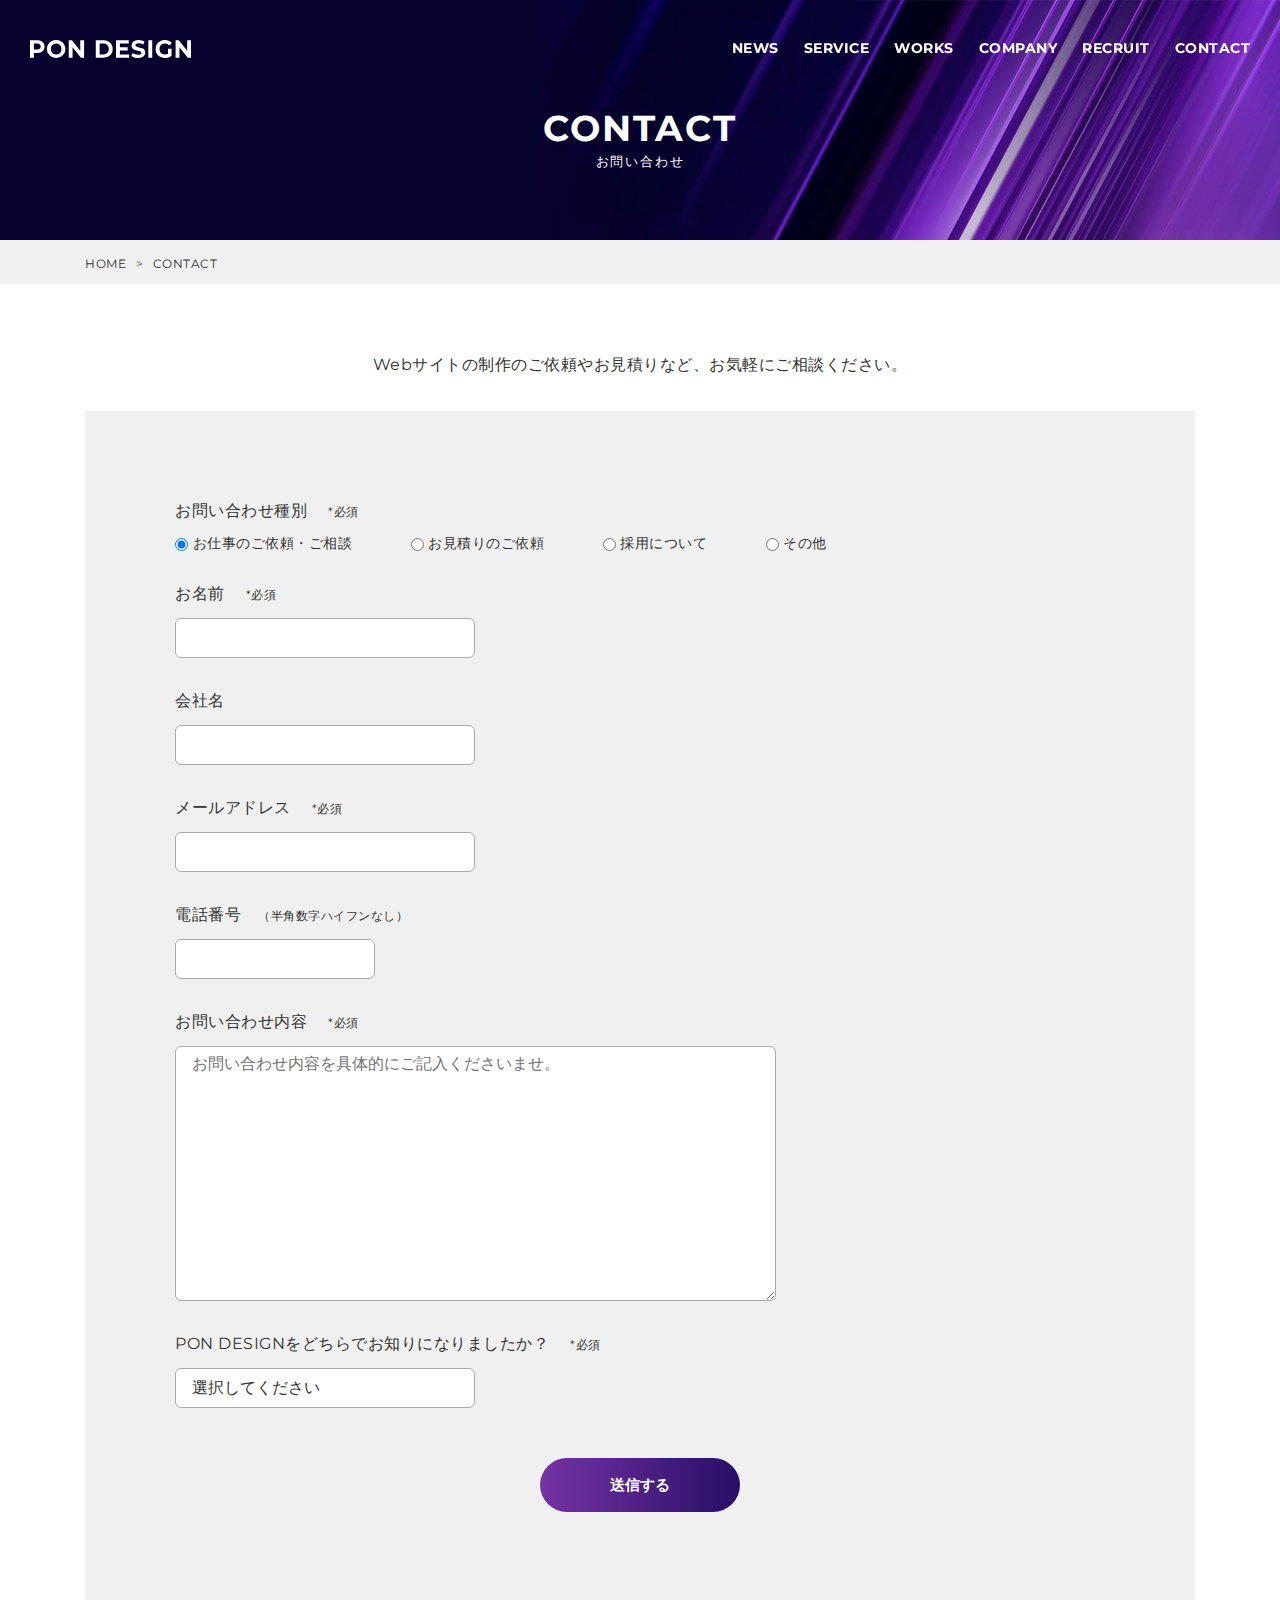
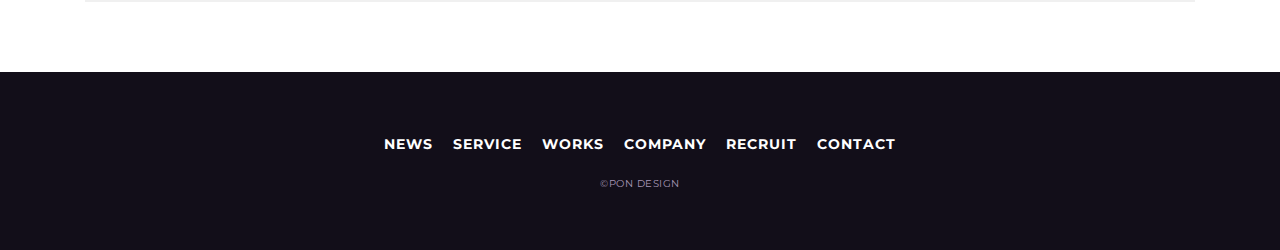
<file: contact.html>
<!DOCTYPE html>
<html lang="ja">

<head>
  <meta charset="UTF-8">
  <meta http-equiv="X-UA-Compatible" content="IE=edge">
  <meta name="viewport" content="width=device-width, initial-scale=1.0">
  <meta property='og:description'
    content='PON DESIGNは、新規サイト制作や運用、アプリ開発に強いWeb制作会社です。サイト作りはお客様の夢を叶えること。だからこそ成果を出すサイトを全力でお作りします。'>
  <title>CONTACT - お問い合わせ｜PON DESIGN</title>
  <link href="https://fonts.googleapis.com/css2?family=Montserrat:wght@400;700&display=swap" rel="stylesheet">
  <link rel="stylesheet" href="https://use.fontawesome.com/releases/v5.6.3/css/all.css">
  <link rel="stylesheet" href="style.css"/>
  <link rel="stylesheet" href="https://unpkg.com/swiper@8/swiper-bundle.min.css"/>
  <link rel="shortcut icon" href="favicon.ico" />
</head>

<body>
  <header class="l-header">
    <div class="l-header__flex l-header__inner">
      <div class="l-header__logo">
        <h1 class="c-logo">
          <a href="." class="logo__link">
            <img class="logo__img" src="logo.svg" alt="PON DESIGN">
          </a>
        </h1>
      </div> <!-- /l-header__logo -->
      <div class="l-header__nav">
        <nav class="l-header-global-nav">
          <ul class="l-header-global-nav__list">
            <li class="l-header-global-nav__item">
              <a href="news.html" class="l-header-global-nav__link">NEWS</a>
            </li>
            <li class="l-header-global-nav__item">
              <a href="service.html" class="l-header-global-nav__link">SERVICE</a>
            </li>
            <li class="l-header-global-nav__item">
              <a href="works.html" class="l-header-global-nav__link">WORKS</a>
            </li>
            <li class="l-header-global-nav__item">
              <a href="company.html" class="l-header-global-nav__link">COMPANY</a>
            </li>
            <li class="l-header-global-nav__item">
              <a href="recruit.html" class="l-header-global-nav__link">RECRUIT</a>
            </li>
            <li class="l-header-global-nav__item">
              <a href="contact.html" class="l-header-global-nav__link">CONTACT</a>
            </li>
          </ul>
        </nav>
      </div> <!-- /l-header__nav -->
      <button type="button" class="l-header-hamburger c-hamburger">
        <span class="c-hamburger__item1"></span>
        <span class="c-hamburger__item2"></span>
        <span class="c-hamburger__item3"></span>
      </button>
    </div> <!-- /l-header__flex /l-header__inner -->
    <div class="l-header-spMenu">
      <ul class="l-header-spMemu__list">
        <li class="l-header-spMenu__item">
          <a href="news.html" class="l-header-spMenu__link">NEWS</a>
        </li>
        <li class="l-header-spMenu__item">
          <a href="service.html" class="l-header-spMenu__link">SERVICE</a>
        </li>
        <li class="l-header-spMenu__item">
          <a href="works.html" class="l-header-spMenu__link">WORKS</a>
        </li>
        <li class="l-header-spMenu__item">
          <a href="company.html" class="l-header-spMenu__link">COMPANY</a>
        </li>
        <li class="l-header-spMenu__item">
          <a href="recruit.html" class="l-header-spMenu__link">RECRUIT</a>
        </li>
        <li class="l-header-spMenu__item">
          <a href="contact.html" class="l-header-spMenu__link">CONTACT</a>
        </li>
      </ul>
    </div> <!-- /l-header-spMenu -->
  </header>
  <section class="p-sub-hero">
    <div class="p-sub-hero__inner">
      <div class="p-sub-hero__heading">
        <h2 class="c-section-ttl c-section-ttl--white">CONTACT<span class="c-section-ttl__sub c-section-ttl__sub--white">お問い合わせ</span></h2>
      </div> <!-- /p-sub-hero__heading -->
    </div> <!-- p-sub-hero__inner -->
  </section> <!-- /p-sub-hero -->

  <div class="p-breadcrumb">
    <div class="p-breadcrumb__inner">
      <ol itemscope itemtype="https://schema.org/BreadcrumbList" class="p-breadcrumb__list">
        <!-- 1つめ -->
        <li itemprop="itemListElement" itemscope itemtype="https://schema.org/ListItem" class="p-breadcrumb__item">
          <a itemprop="item" href="." class="p-breadcrumb__link">
            <span itemprop="name">HOME</span>
          </a>
          <meta itemprop="position" content="1" />
        </li>
        <!-- 2つめ -->
        <li itemprop="itemListElement" itemscope itemtype="https://schema.org/ListItem" class="p-breadcrumb__item">
          <span itemprop="item" href="news.html">
            <span itemprop="name">CONTACT</span>
          </span>
          <meta itemprop="position" content="2" />
        </li>
      </ol>
    </div>
  </div>
  <main>
    <section class="p-contact-page l-section">
      <div class="p-contact-page__comment">
        <p>Webサイトの制作のご依頼やお見積りなど、お気軽にご相談ください。</p>
      </div> <!-- /.p-contact-page__comment -->
      <div class="p-contact-page__form">
        <form class="c-form">
          <div class="c-form__item">
            <div class="c-form__title">お問い合わせ種別<span class="c-form__require">*必須</span></div>
            <span class="c-form__radio">
              <input type="radio" id="type01" name="type" value="お仕事のご依頼・ご相談" checked>
              <label for="type01">お仕事のご依頼・ご相談</label>
            </span> <!-- /c-form__radio -->
            <span class="c-form__radio">
              <input type="radio" id="type02" name="type" value="お見積りのご依頼">
              <label for="type02">お見積りのご依頼</label>
            </span> <!-- /c-form__radio -->
            <span class="c-form__radio">
              <input type="radio" id="type03" name="type" value="採用について">
              <label for="type03">採用について</label>
            </span> <!-- /c-form__radio -->
            <span class="c-form__radio">
              <input type="radio" id="type04" name="type" value="その他">
              <label for="type04">その他</label>
            </span> <!-- /c-form__radio -->
          </div> <!-- /c-form__item -->
          <div class="c-form__item">
            <label for="name" class="c-form__title">お名前<span class="c-form__require">*必須</span></label>
            <input type="text" id="name" name="name" required class="c-form__input">
          </div> <!-- /c-form__item -->
          <div class="c-form__item">
            <label for="company" class="c-form__title">会社名</label>
            <input type="text" id="company" name="company" required class="c-form__input">
          </div> <!-- /c-form__item -->
          <div class="c-form__item">
            <label for="email" class="c-form__title">メールアドレス<span class="c-form__require">*必須</span></label>
            <input type="email" id="email" name="email" required class="c-form__input">
          </div> <!-- /c-form__item -->
          <div class="c-form__item">
            <label for="tel" class="c-form__title">電話番号<span class="c-form__note">（半角数字ハイフンなし）</span></label>
            <input type="tel" id="tel" name="tel" class="c-form__input c-form__input--tel">
          </div> <!-- /c-form__item -->
          <div class="c-form__item">
            <label for="comment" class="c-form__title">お問い合わせ内容<span class="c-form__require">*必須</span></label>
            <textarea id="comment" name="comment" placeholder="お問い合わせ内容を具体的にご記入くださいませ。"
              class="c-form__textarea"></textarea>
          </div> <!-- /c-form__item -->
          <div class="c-form__item">
            <label for="job" class="c-form__title">PON DESIGNをどちらでお知りになりましたか？<span
                class="c-form__require">*必須</span></label>
            <select id="job" name="job" required class="c-form__select">
              <option value="">選択してください</option>
              <option value="Google/Yahoo検索">Google/Yahoo検索</option>
              <option value="SNS">SNS</option>
              <option value="ブログ">ブログ</option>
              <option value="友人や知人">友人や知人</option>
              <option value="その他">その他</option>
            </select>
          </div> <!-- /c-form__item -->
          <div class="c-form__btn">
            <button type="submit" class="c-btn">送信する</button>
          </div>
        </form>
      </div> <!-- /.p-contact-page__form -->
    </section> <!-- /.p-contact-page l-section-->
  </main>
  <footer class="l-footer">
    <div class="l-footer__nav">
      <nav class="l-footer-global-nav">
        <ul class="l-footer-global-nav__list">
          <li class="l-footer-global-nav__item u-sp-only">
            <a href="#" class="l-footer-global-nav__link">HOME</a>
          </li>
          <li class="l-footer-global-nav__item">
            <a href="news.html" class="l-footer-global-nav__link">NEWS</a>
          </li>
          <li class="l-footer-global-nav__item">
            <a href="service.html" class="l-footer-global-nav__link">SERVICE</a>
          </li>
          <li class="l-footer-global-nav__item">
            <a href="works.html" class="l-footer-global-nav__link">WORKS</a>
          </li>
          <li class="l-footer-global-nav__item">
            <a href="company.html" class="l-footer-global-nav__link">COMPANY</a>
          </li>
          <li class="l-footer-global-nav__item">
            <a href="recruit.html" class="l-footer-global-nav__link">RECRUIT</a>
          </li>
          <li class="l-footer-global-nav__item">
            <a href="contact.html" class="l-footer-global-nav__link">CONTACT</a>
          </li>
        </ul>
      </nav>
    </div> <!-- /l-footer__nav -->
    <div class="c-copyright">
      <p class="c-copyright__txt">&copy;PON DESIGN</p>
    </div>
  </footer>
  <div class="c-pageTop">
    <a href="." class="c-pageTop__link"><i class="fas fa-arrow-up" aria-hidden="true"></i></a>
  </div>

  <script src="https://ajax.googleapis.com/ajax/libs/jquery/3.5.1/jquery.min.js"></script>
  <script src="https://unpkg.com/swiper@8/swiper-bundle.min.js"></script>
  <script src="index.js"></script>
</body>

</html>
</file>
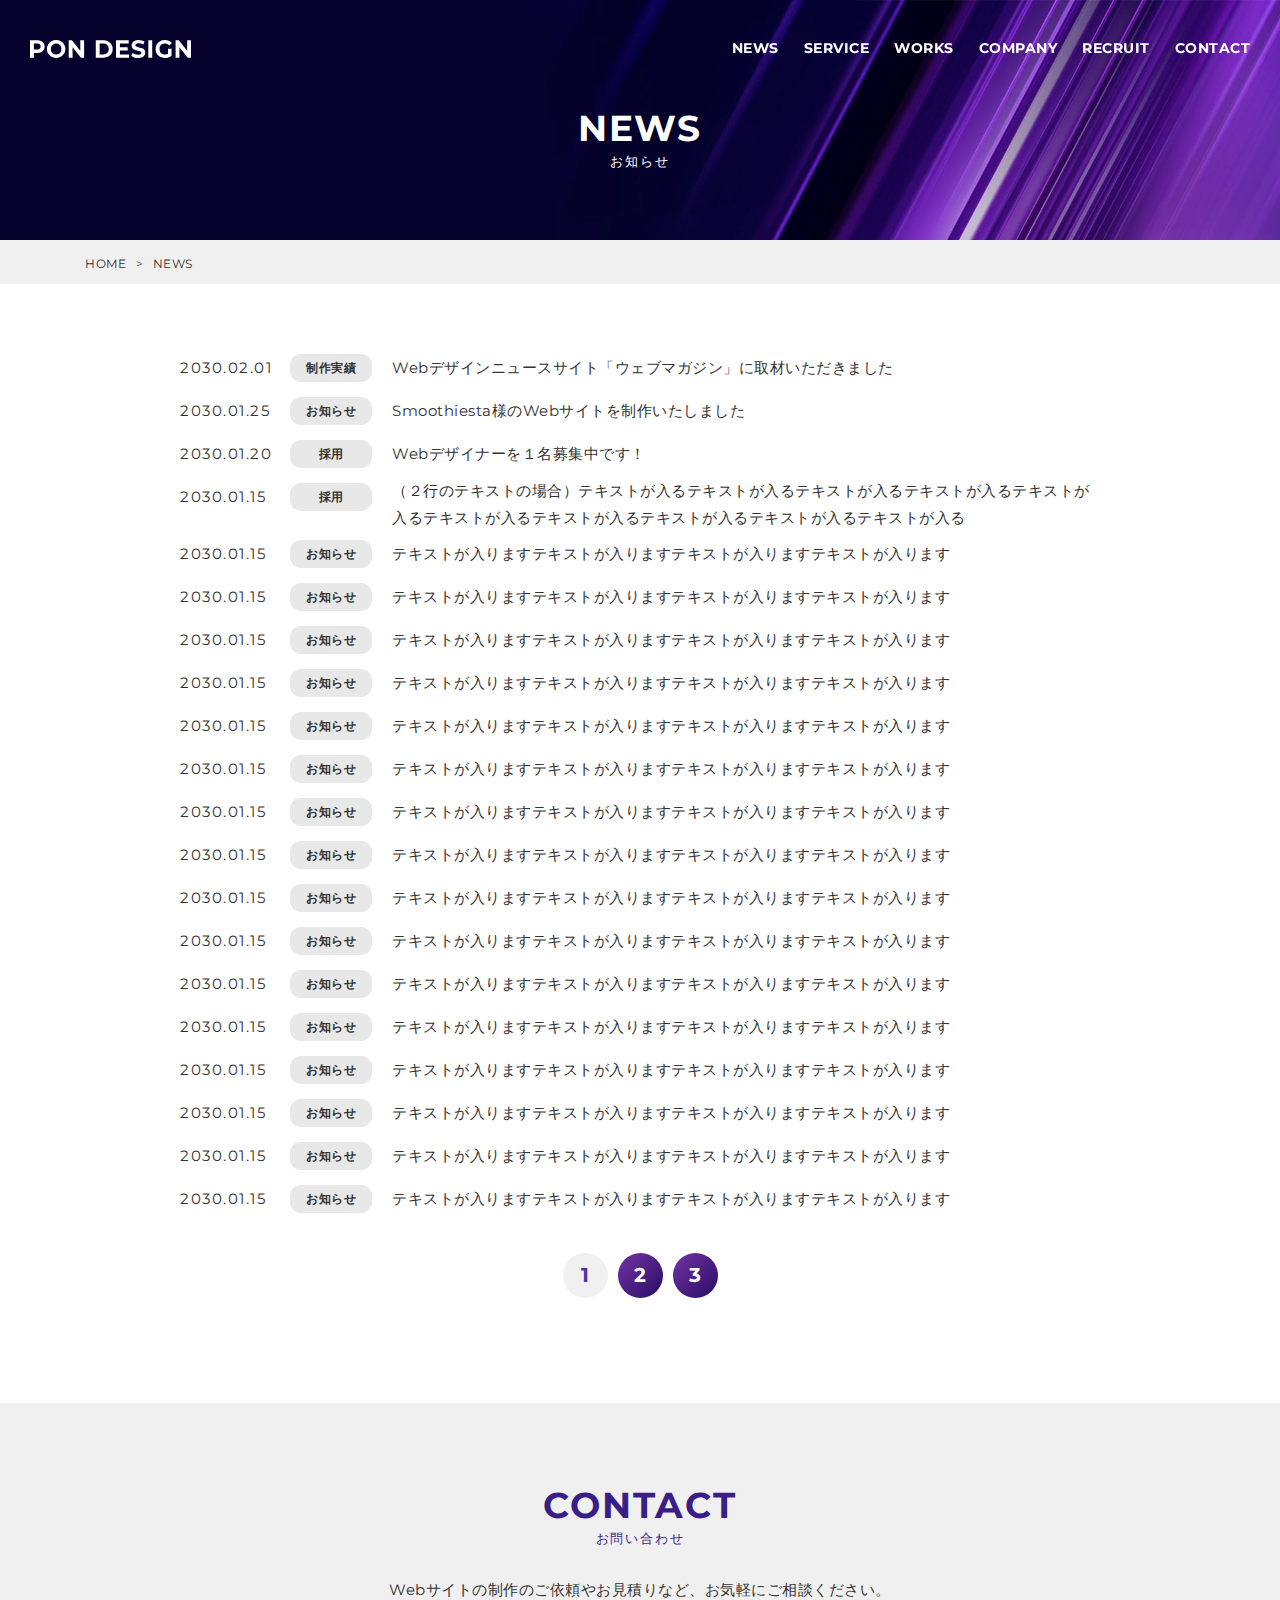
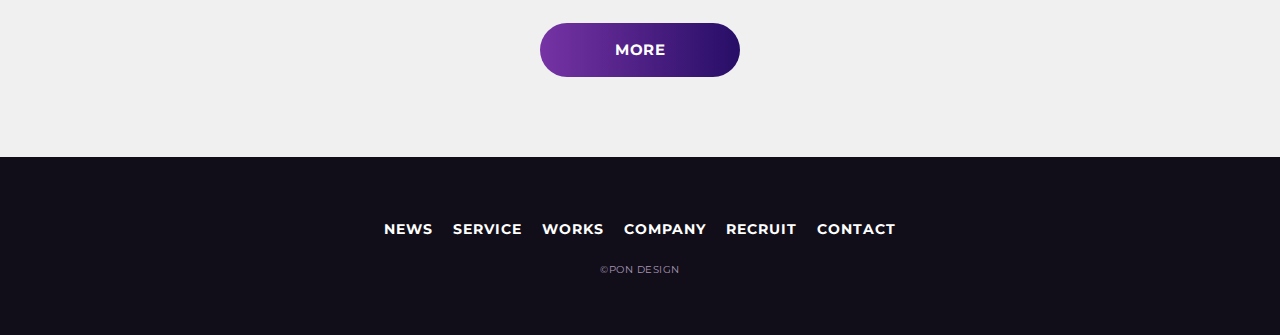
<file: news.html>
<!DOCTYPE html>
<html lang="ja">

<head>
  <meta charset="UTF-8">
  <meta http-equiv="X-UA-Compatible" content="IE=edge">
  <meta name="viewport" content="width=device-width, initial-scale=1.0">
  <meta property='og:description'
    content='PON DESIGNは、新規サイト制作や運用、アプリ開発に強いWeb制作会社です。サイト作りはお客様の夢を叶えること。だからこそ成果を出すサイトを全力でお作りします。'>
  <title>NEWS - お知らせ｜PON DESIGN</title>
  <link href="https://fonts.googleapis.com/css2?family=Montserrat:wght@400;700&display=swap" rel="stylesheet">
  <link rel="stylesheet" href="https://use.fontawesome.com/releases/v5.6.3/css/all.css">
  <link rel="stylesheet" href="style.css"/>
  <link rel="stylesheet" href="https://unpkg.com/swiper@8/swiper-bundle.min.css"/>
  <link rel="shortcut icon" href="favicon.ico" />
</head>

<body>
  <header class="l-header">
    <div class="l-header__flex l-header__inner">
      <div class="l-header__logo">
        <h1 class="c-logo">
          <a href="." class="logo__link">
            <img class="logo__img" src="logo.svg" alt="PON DESIGN">
          </a>
        </h1>
      </div> <!-- /l-header__logo -->
      <div class="l-header__nav">
        <nav class="l-header-global-nav">
          <ul class="l-header-global-nav__list">
            <li class="l-header-global-nav__item">
              <a href="news.html" class="l-header-global-nav__link">NEWS</a>
            </li>
            <li class="l-header-global-nav__item">
              <a href="service.html" class="l-header-global-nav__link">SERVICE</a>
            </li>
            <li class="l-header-global-nav__item">
              <a href="works.html" class="l-header-global-nav__link">WORKS</a>
            </li>
            <li class="l-header-global-nav__item">
              <a href="company.html" class="l-header-global-nav__link">COMPANY</a>
            </li>
            <li class="l-header-global-nav__item">
              <a href="recruit.html" class="l-header-global-nav__link">RECRUIT</a>
            </li>
            <li class="l-header-global-nav__item">
              <a href="contact.html" class="l-header-global-nav__link">CONTACT</a>
            </li>
          </ul>
        </nav>
      </div> <!-- /l-header__nav -->
      <button type="button" class="l-header-hamburger c-hamburger">
        <span class="c-hamburger__item1"></span>
        <span class="c-hamburger__item2"></span>
        <span class="c-hamburger__item3"></span>
      </button>
    </div> <!-- /l-header__flex /l-header__inner -->
    <div class="l-header-spMenu">
      <ul class="l-header-spMemu__list">
        <li class="l-header-spMenu__item">
          <a href="news.html" class="l-header-spMenu__link">NEWS</a>
        </li>
        <li class="l-header-spMenu__item">
          <a href="service.html" class="l-header-spMenu__link">SERVICE</a>
        </li>
        <li class="l-header-spMenu__item">
          <a href="works.html" class="l-header-spMenu__link">WORKS</a>
        </li>
        <li class="l-header-spMenu__item">
          <a href="company.html" class="l-header-spMenu__link">COMPANY</a>
        </li>
        <li class="l-header-spMenu__item">
          <a href="recruit.html" class="l-header-spMenu__link">RECRUIT</a>
        </li>
        <li class="l-header-spMenu__item">
          <a href="contact.html" class="l-header-spMenu__link">CONTACT</a>
        </li>
      </ul>
    </div> <!-- /l-header-spMenu -->
  </header>
  <section class="p-sub-hero">
    <div class="p-sub-hero__inner">
      <div class="p-sub-hero__heading">
        <h2 class="c-section-ttl c-section-ttl--white">NEWS<span class="c-section-ttl__sub c-section-ttl__sub--white">お知らせ</span></h2>
      </div> <!-- /p-sub-hero__heading -->
    </div> <!-- p-sub-hero__inner -->
  </section> <!-- /p-sub-hero -->

  <div class="p-breadcrumb">
    <div class="p-breadcrumb__inner">
      <ol itemscope itemtype="https://schema.org/BreadcrumbList" class="p-breadcrumb__list">
        <!-- 1つめ -->
        <li itemprop="itemListElement" itemscope itemtype="https://schema.org/ListItem" class="p-breadcrumb__item">
          <a itemprop="item" href="." class="p-breadcrumb__link">
            <span itemprop="name">HOME</span>
          </a>
          <meta itemprop="position" content="1" />
        </li>
        <!-- 2つめ -->
        <li itemprop="itemListElement" itemscope itemtype="https://schema.org/ListItem" class="p-breadcrumb__item">
          <span itemprop="item" href="news.html">
            <span itemprop="name">NEWS</span>
          </span>
          <meta itemprop="position" content="2" />
        </li>
      </ol>
    </div>
  </div>

  <main>
    <section class="p-news l-section">
      <div class="p-news__flex">
        <div class="p-news-content">
          <ul class="p-news-content__list">
            <li class="p-news-content__item">
              <div class="p-news-item__heading">
                <time datetime="2022-06-16" class="p-news-item__date">2030.02.01</time>
                <div class="p-news-item__label">
                  <span class="c-label__category">制作実績</span>
                </div>
              </div> <!-- /p-news-content__heading -->
              <div class="p-news-content__txt">
                <a href="news-article.html" class="p-news-item__link">Webデザインニュースサイト「ウェブマガジン」に取材いただきました</a>
              </div> <!-- /p-news-content__txt -->
            </li>
            <li class="p-news-content__item">
              <div class="p-news-item__heading">
                <time datetime="2022-06-16" class="p-news-item__date">2030.01.25</time>
                <div class="p-news-item__label">
                  <span class="c-label__category">お知らせ</span>
                </div>
              </div> <!-- /p-news-content__heading -->
              <div class="p-news-content__txt">
                <a href="news-article.html" class="p-news-item__link">Smoothiesta様のWebサイトを制作いたしました</a>
              </div> <!-- /p-news-content__txt -->
            </li>
            <li class="p-news-content__item">
              <div class="p-news-item__heading">
                <time datetime="2022-06-16" class="p-news-item__date">2030.01.20</time>
                <div class="p-news-item__label">
                  <span class="c-label__category">採用</span>
                </div>
              </div> <!-- /p-news-content__heading -->
              <div class="p-news-content__txt">
                <a href="news-article.html" class="p-news-item__link">Webデザイナーを１名募集中です！</a>
              </div> <!-- /p-news-content__txt -->
            </li>
            <li class="p-news-content__item">
              <div class="p-news-item__heading">
                <time datetime="2020-02-01" class="p-news-item__date">2030.01.15</time>
                <div class="p-news-item__label">
                  <span class="c-label__category">採用</span>
                </div>
              </div>
              <div class="p-news-content__txt">
                <a href="news-article.html"
                  class="p-news-item__link">（２行のテキストの場合）テキストが入るテキストが入るテキストが入るテキストが入るテキストが入るテキストが入るテキストが入るテキストが入るテキストが入るテキストが入る</a>
              </div>
            </li>
            <li class="p-news-content__item">
              <div class="p-news-item__heading">
                <time datetime="2020-02-01" class="p-news-item__date">2030.01.15</time>
                <div class="p-news-item__label">
                  <span class="c-label__category">お知らせ</span>
                </div>
              </div>
              <div class="p-news-content__txt">
                <a href="news-article.html"
                  class="p-news-item__link">テキストが入りますテキストが入りますテキストが入りますテキストが入ります</a>
              </div>
            </li>
            <li class="p-news-content__item">
              <div class="p-news-item__heading">
                <time datetime="2020-02-01" class="p-news-item__date">2030.01.15</time>
                <div class="p-news-item__label">
                  <span class="c-label__category">お知らせ</span>
                </div>
              </div>
              <div class="p-news-content__txt">
                <a href="news-article.html"
                  class="p-news-item__link">テキストが入りますテキストが入りますテキストが入りますテキストが入ります</a>
              </div>
            </li>
            <li class="p-news-content__item">
              <div class="p-news-item__heading">
                <time datetime="2020-02-01" class="p-news-item__date">2030.01.15</time>
                <div class="p-news-item__label">
                  <span class="c-label__category">お知らせ</span>
                </div>
              </div>
              <div class="p-news-content__txt">
                <a href="news-article.html"
                  class="p-news-item__link">テキストが入りますテキストが入りますテキストが入りますテキストが入ります</a>
              </div>
            </li>
            <li class="p-news-content__item">
              <div class="p-news-item__heading">
                <time datetime="2020-02-01" class="p-news-item__date">2030.01.15</time>
                <div class="p-news-item__label">
                  <span class="c-label__category">お知らせ</span>
                </div>
              </div>
              <div class="p-news-content__txt">
                <a href="news-article.html"
                  class="p-news-item__link">テキストが入りますテキストが入りますテキストが入りますテキストが入ります</a>
              </div>
            </li>
            <li class="p-news-content__item">
              <div class="p-news-item__heading">
                <time datetime="2020-02-01" class="p-news-item__date">2030.01.15</time>
                <div class="p-news-item__label">
                  <span class="c-label__category">お知らせ</span>
                </div>
              </div>
              <div class="p-news-content__txt">
                <a href="news-article.html"
                  class="p-news-item__link">テキストが入りますテキストが入りますテキストが入りますテキストが入ります</a>
              </div>
            </li>
            <li class="p-news-content__item">
              <div class="p-news-item__heading">
                <time datetime="2020-02-01" class="p-news-item__date">2030.01.15</time>
                <div class="p-news-item__label">
                  <span class="c-label__category">お知らせ</span>
                </div>
              </div>
              <div class="p-news-content__txt">
                <a href="news-article.html"
                  class="p-news-item__link">テキストが入りますテキストが入りますテキストが入りますテキストが入ります</a>
              </div>
            </li>
            <li class="p-news-content__item">
              <div class="p-news-item__heading">
                <time datetime="2020-02-01" class="p-news-item__date">2030.01.15</time>
                <div class="p-news-item__label">
                  <span class="c-label__category">お知らせ</span>
                </div>
              </div>
              <div class="p-news-content__txt">
                <a href="news-article.html"
                  class="p-news-item__link">テキストが入りますテキストが入りますテキストが入りますテキストが入ります</a>
              </div>
            </li>
            <li class="p-news-content__item">
              <div class="p-news-item__heading">
                <time datetime="2020-02-01" class="p-news-item__date">2030.01.15</time>
                <div class="p-news-item__label">
                  <span class="c-label__category">お知らせ</span>
                </div>
              </div>
              <div class="p-news-content__txt">
                <a href="news-article.html"
                  class="p-news-item__link">テキストが入りますテキストが入りますテキストが入りますテキストが入ります</a>
              </div>
            </li>
            <li class="p-news-content__item">
              <div class="p-news-item__heading">
                <time datetime="2020-02-01" class="p-news-item__date">2030.01.15</time>
                <div class="p-news-item__label">
                  <span class="c-label__category">お知らせ</span>
                </div>
              </div>
              <div class="p-news-content__txt">
                <a href="news-article.html"
                  class="p-news-item__link">テキストが入りますテキストが入りますテキストが入りますテキストが入ります</a>
              </div>
            </li>
            <li class="p-news-content__item">
              <div class="p-news-item__heading">
                <time datetime="2020-02-01" class="p-news-item__date">2030.01.15</time>
                <div class="p-news-item__label">
                  <span class="c-label__category">お知らせ</span>
                </div>
              </div>
              <div class="p-news-content__txt">
                <a href="news-article.html"
                  class="p-news-item__link">テキストが入りますテキストが入りますテキストが入りますテキストが入ります</a>
              </div>
            </li>
            <li class="p-news-content__item">
              <div class="p-news-item__heading">
                <time datetime="2020-02-01" class="p-news-item__date">2030.01.15</time>
                <div class="p-news-item__label">
                  <span class="c-label__category">お知らせ</span>
                </div>
              </div>
              <div class="p-news-content__txt">
                <a href="news-article.html"
                  class="p-news-item__link">テキストが入りますテキストが入りますテキストが入りますテキストが入ります</a>
              </div>
            </li>
            <li class="p-news-content__item">
              <div class="p-news-item__heading">
                <time datetime="2020-02-01" class="p-news-item__date">2030.01.15</time>
                <div class="p-news-item__label">
                  <span class="c-label__category">お知らせ</span>
                </div>
              </div>
              <div class="p-news-content__txt">
                <a href="news-article.html"
                  class="p-news-item__link">テキストが入りますテキストが入りますテキストが入りますテキストが入ります</a>
              </div>
            </li>
            <li class="p-news-content__item">
              <div class="p-news-item__heading">
                <time datetime="2020-02-01" class="p-news-item__date">2030.01.15</time>
                <div class="p-news-item__label">
                  <span class="c-label__category">お知らせ</span>
                </div>
              </div>
              <div class="p-news-content__txt">
                <a href="news-article.html"
                  class="p-news-item__link">テキストが入りますテキストが入りますテキストが入りますテキストが入ります</a>
              </div>
            </li>
            <li class="p-news-content__item">
              <div class="p-news-item__heading">
                <time datetime="2020-02-01" class="p-news-item__date">2030.01.15</time>
                <div class="p-news-item__label">
                  <span class="c-label__category">お知らせ</span>
                </div>
              </div>
              <div class="p-news-content__txt">
                <a href="news-article.html"
                  class="p-news-item__link">テキストが入りますテキストが入りますテキストが入りますテキストが入ります</a>
              </div>
            </li>
            <li class="p-news-content__item">
              <div class="p-news-item__heading">
                <time datetime="2020-02-01" class="p-news-item__date">2030.01.15</time>
                <div class="p-news-item__label">
                  <span class="c-label__category">お知らせ</span>
                </div>
              </div>
              <div class="p-news-content__txt">
                <a href="news-article.html"
                  class="p-news-item__link">テキストが入りますテキストが入りますテキストが入りますテキストが入ります</a>
              </div>
            </li>
            <li class="p-news-content__item">
              <div class="p-news-item__heading">
                <time datetime="2020-02-01" class="p-news-item__date">2030.01.15</time>
                <div class="p-news-item__label">
                  <span class="c-label__category">お知らせ</span>
                </div>
              </div>
              <div class="p-news-content__txt">
                <a href="news-article.html"
                  class="p-news-item__link">テキストが入りますテキストが入りますテキストが入りますテキストが入ります</a>
              </div>
            </li>
          </ul>
        </div> <!-- /p-news-content -->
      </div> <!-- /p-news__flex -->
      <div class="p-news__pagination">
        <div class="p-pagination">
          <span class="p-pagination__page p-pagination__current">1</span>
          <a href="#" class="p-pagination__page p-pagination__link">2</a>
          <a href="#" class="p-pagination__page p-pagination__link">3</a>
        </div> <!-- /p-news__pagination -->
      </div> <!-- /p-pagination -->
    </section> <!-- /p-news l-section -->
    <section class="p-contact">
      <div class="p-contact__heading">
        <h2 class="c-section-ttl p-contact-section-ttl">CONTACT<span class="c-section-ttl__sub p-contact-section-ttl__sub">お問い合わせ</span></h2>
      </div> <!-- /p-contact__heading -->
      <p class="p-contact__contentTxt">Webサイトの制作のご依頼やお見積りなど、お気軽にご相談ください。</p>
      <div class="p-contact__link">
        <a href="contact.html" class="c-btn">MORE</a>
      </div> <!-- /p-contact__link -->
    </section> <!-- /p-contact -->
  </main>
  <footer class="l-footer">
    <div class="l-footer__nav">
      <nav class="l-footer-global-nav">
        <ul class="l-footer-global-nav__list">
          <li class="l-footer-global-nav__item u-sp-only">
            <a href="#" class="l-footer-global-nav__link">HOME</a>
          </li>
          <li class="l-footer-global-nav__item">
            <a href="news.html" class="l-footer-global-nav__link">NEWS</a>
          </li>
          <li class="l-footer-global-nav__item">
            <a href="service.html" class="l-footer-global-nav__link">SERVICE</a>
          </li>
          <li class="l-footer-global-nav__item">
            <a href="works.html" class="l-footer-global-nav__link">WORKS</a>
          </li>
          <li class="l-footer-global-nav__item">
            <a href="company.html" class="l-footer-global-nav__link">COMPANY</a>
          </li>
          <li class="l-footer-global-nav__item">
            <a href="recruit.html" class="l-footer-global-nav__link">RECRUIT</a>
          </li>
          <li class="l-footer-global-nav__item">
            <a href="contact.html" class="l-footer-global-nav__link">CONTACT</a>
          </li>
        </ul>
      </nav>
    </div> <!-- /l-footer__nav -->
    <div class="c-copyright">
      <p class="c-copyright__txt">&copy;PON DESIGN</p>
    </div>
  </footer>
  <div class="c-pageTop">
    <a href="." class="c-pageTop__link"><i class="fas fa-arrow-up" aria-hidden="true"></i></a>
  </div>

  <script src="https://ajax.googleapis.com/ajax/libs/jquery/3.5.1/jquery.min.js"></script>
  <script src="https://unpkg.com/swiper@8/swiper-bundle.min.js"></script>
  <script src="index.js"></script>
</body>

</html>
</file>
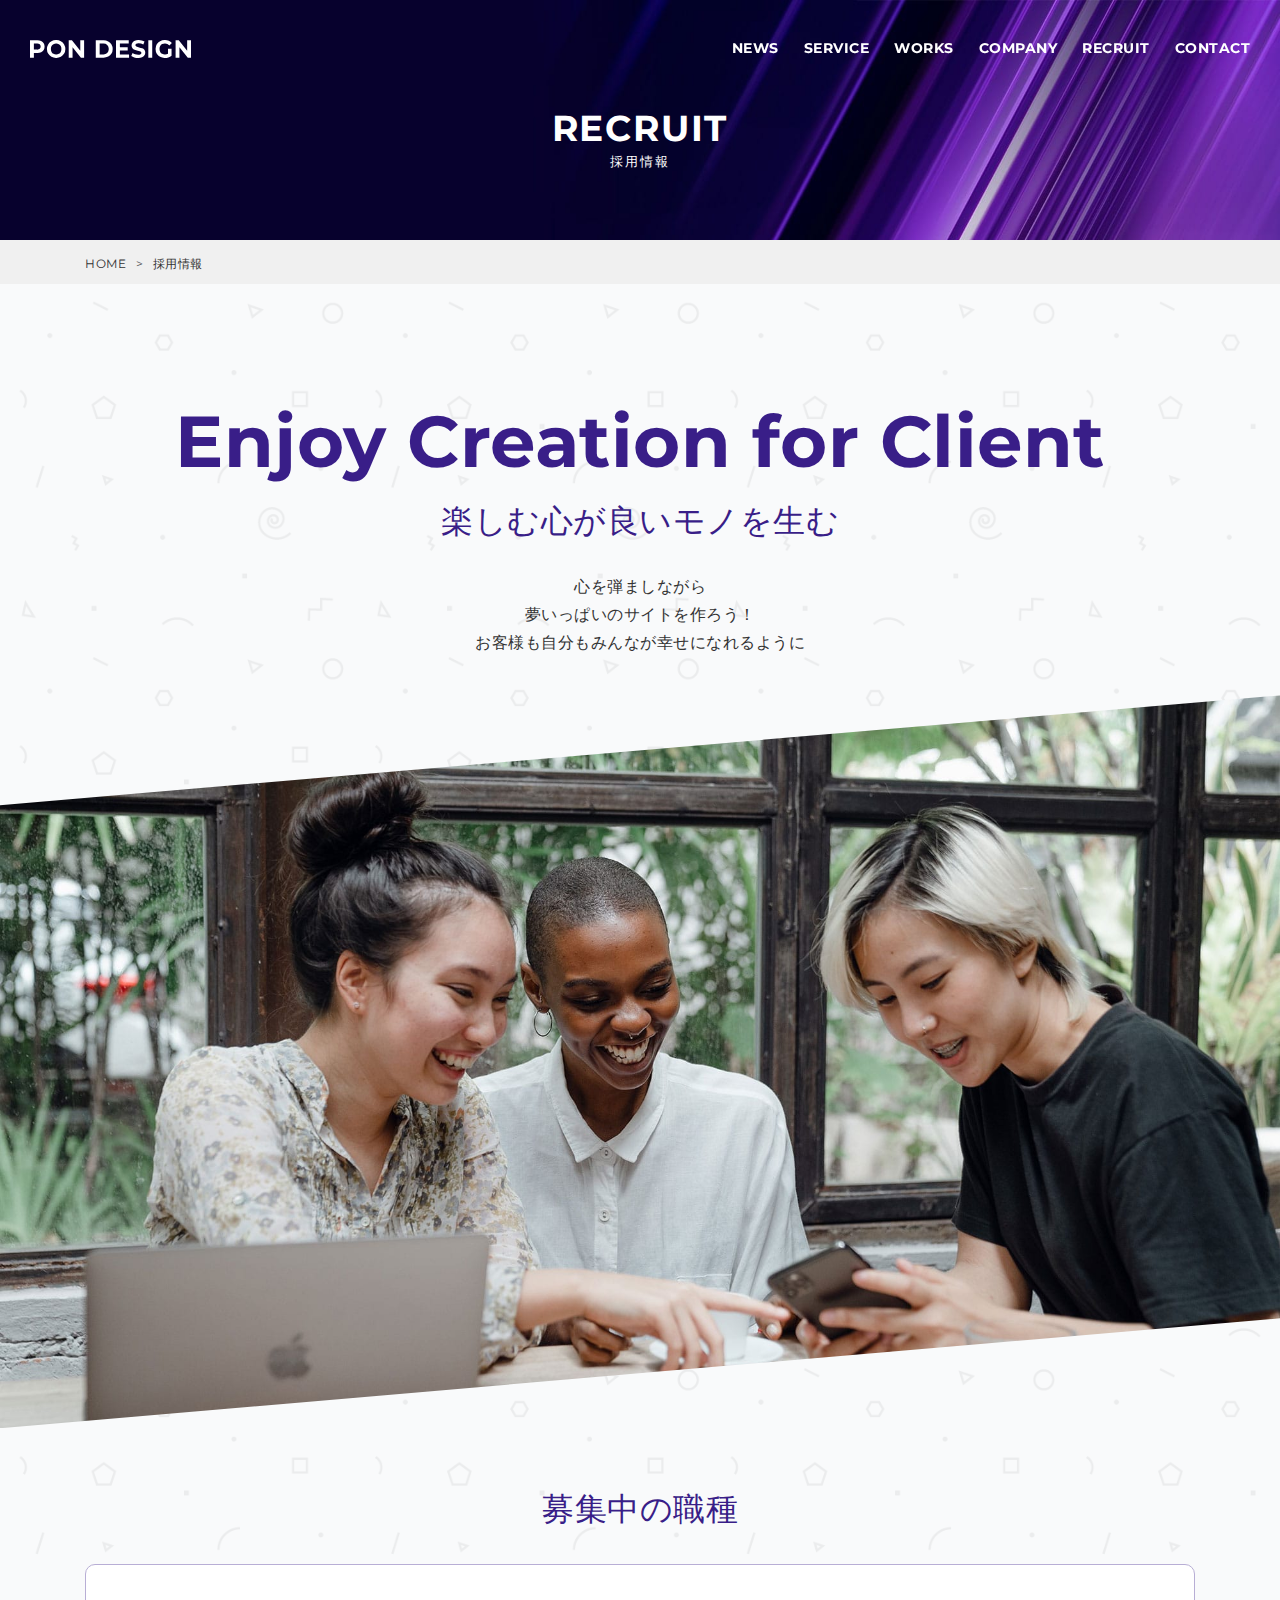
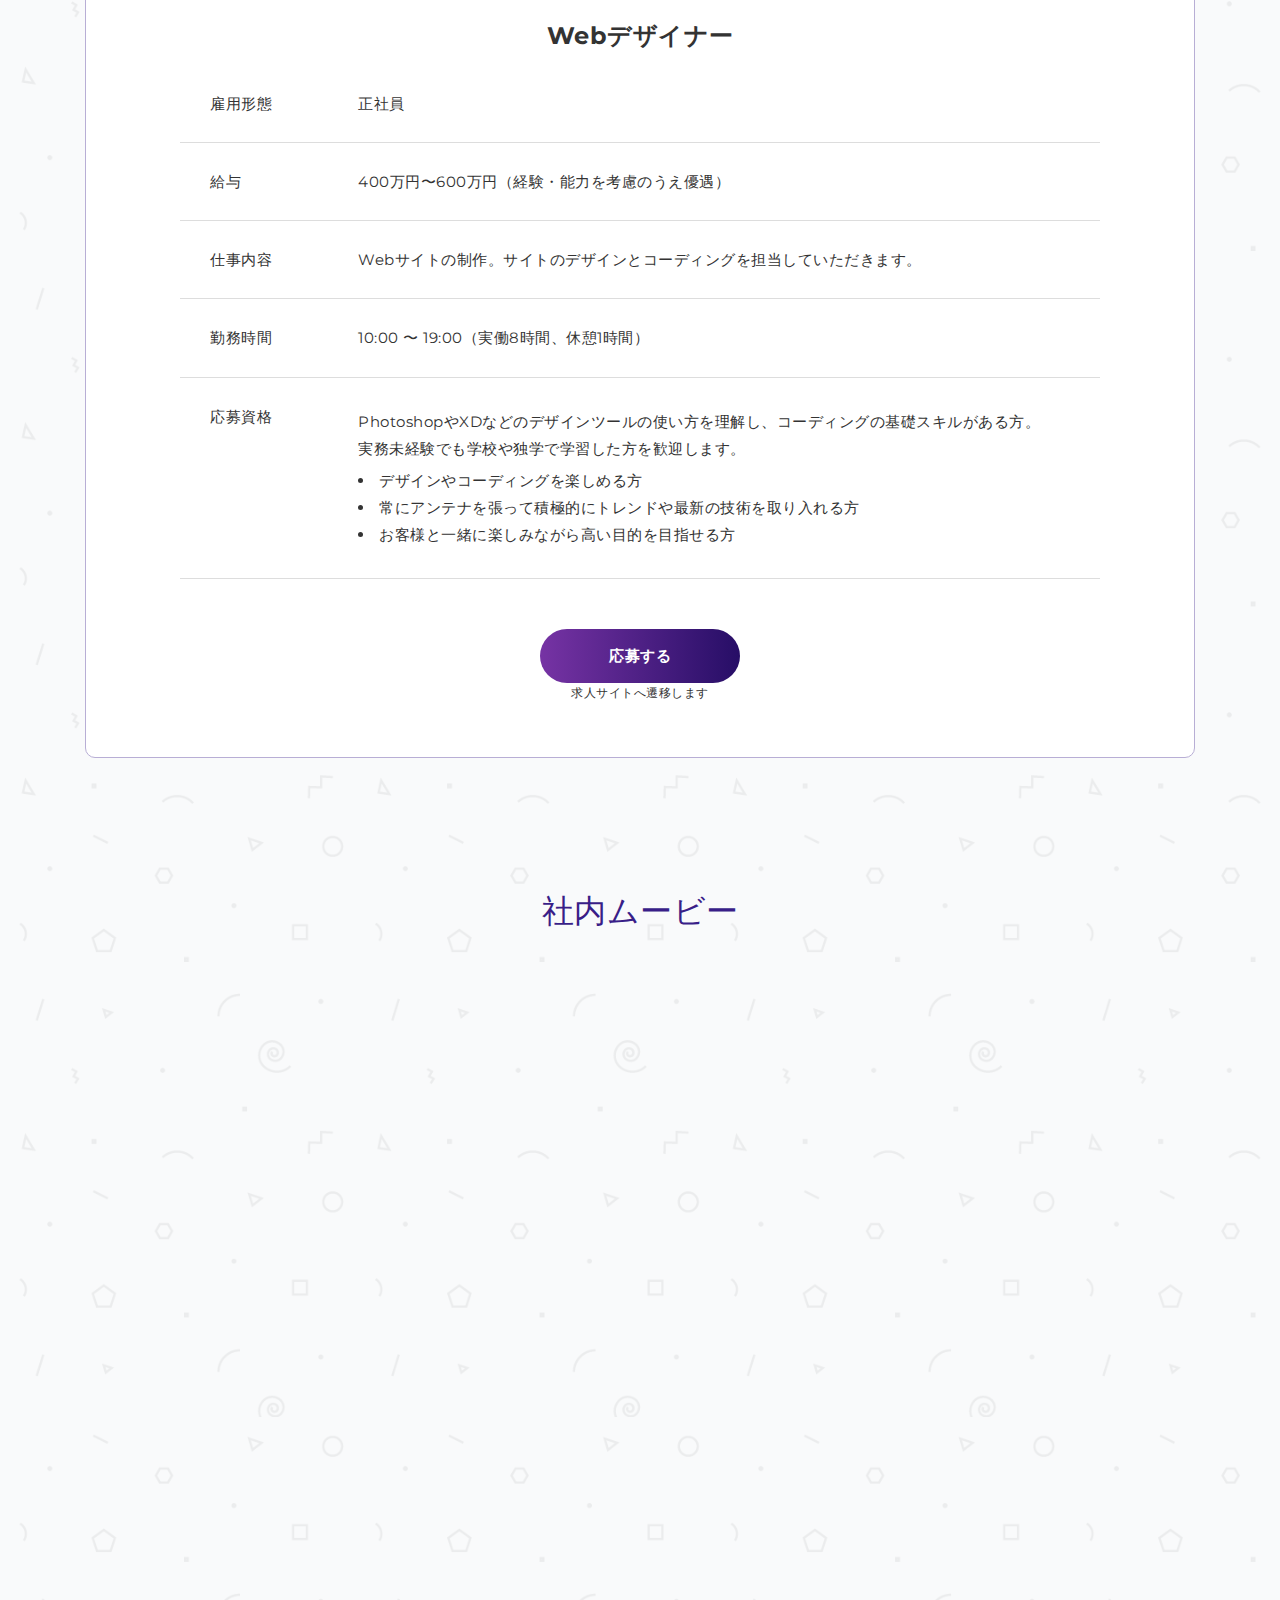
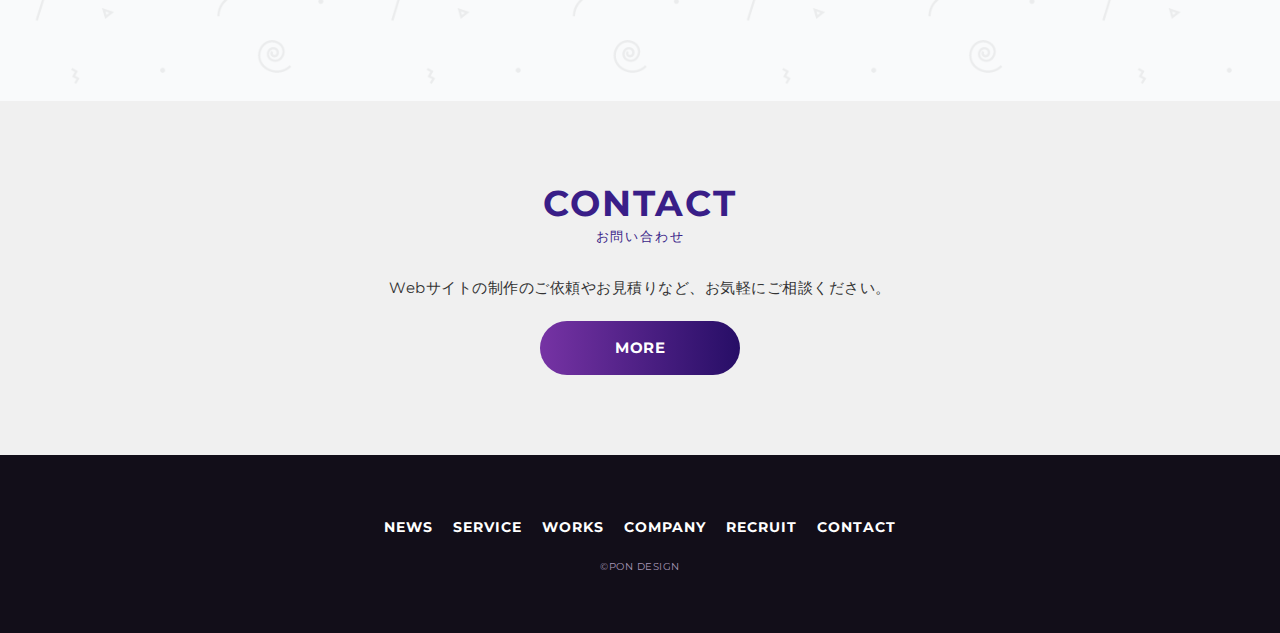
<file: recruit.html>
<!DOCTYPE html>
<html lang="ja">

<head>
  <meta charset="UTF-8">
  <meta http-equiv="X-UA-Compatible" content="IE=edge">
  <meta name="viewport" content="width=device-width, initial-scale=1.0">
  <meta property='og:description'
    content='PON DESIGNは、新規サイト制作や運用、アプリ開発に強いWeb制作会社です。サイト作りはお客様の夢を叶えること。だからこそ成果を出すサイトを全力でお作りします。'>
  <title>RECRUIT - 採用情報｜PON DESIGN</title>
  <link href="https://fonts.googleapis.com/css2?family=Montserrat:wght@400;700&display=swap" rel="stylesheet">
  <link rel="stylesheet" href="https://use.fontawesome.com/releases/v5.6.3/css/all.css">
  <link rel="stylesheet" href="style.css"/>
  <link rel="stylesheet" href="https://unpkg.com/swiper@8/swiper-bundle.min.css"/>
  <link rel="shortcut icon" href="favicon.ico" />
</head>

<body>
  <header class="l-header">
    <div class="l-header__flex l-header__inner">
      <div class="l-header__logo">
        <h1 class="c-logo">
          <a href="." class="logo__link">
            <img class="logo__img" src="logo.svg" alt="PON DESIGN">
          </a>
        </h1>
      </div> <!-- /l-header__logo -->
      <div class="l-header__nav">
        <nav class="l-header-global-nav">
          <ul class="l-header-global-nav__list">
            <li class="l-header-global-nav__item">
              <a href="news.html" class="l-header-global-nav__link">NEWS</a>
            </li>
            <li class="l-header-global-nav__item">
              <a href="service.html" class="l-header-global-nav__link">SERVICE</a>
            </li>
            <li class="l-header-global-nav__item">
              <a href="works.html" class="l-header-global-nav__link">WORKS</a>
            </li>
            <li class="l-header-global-nav__item">
              <a href="company.html" class="l-header-global-nav__link">COMPANY</a>
            </li>
            <li class="l-header-global-nav__item">
              <a href="recruit.html" class="l-header-global-nav__link">RECRUIT</a>
            </li>
            <li class="l-header-global-nav__item">
              <a href="contact.html" class="l-header-global-nav__link">CONTACT</a>
            </li>
          </ul>
        </nav>
      </div> <!-- /l-header__nav -->
      <button type="button" class="l-header-hamburger c-hamburger">
        <span class="c-hamburger__item1"></span>
        <span class="c-hamburger__item2"></span>
        <span class="c-hamburger__item3"></span>
      </button>
    </div> <!-- /l-header__flex /l-header__inner -->
    <div class="l-header-spMenu">
      <ul class="l-header-spMemu__list">
        <li class="l-header-spMenu__item">
          <a href="news.html" class="l-header-spMenu__link">NEWS</a>
        </li>
        <li class="l-header-spMenu__item">
          <a href="service.html" class="l-header-spMenu__link">SERVICE</a>
        </li>
        <li class="l-header-spMenu__item">
          <a href="works.html" class="l-header-spMenu__link">WORKS</a>
        </li>
        <li class="l-header-spMenu__item">
          <a href="company.html" class="l-header-spMenu__link">COMPANY</a>
        </li>
        <li class="l-header-spMenu__item">
          <a href="recruit.html" class="l-header-spMenu__link">RECRUIT</a>
        </li>
        <li class="l-header-spMenu__item">
          <a href="contact.html" class="l-header-spMenu__link">CONTACT</a>
        </li>
      </ul>
    </div> <!-- /l-header-spMenu -->
  </header>
  <section class="p-sub-hero">
    <div class="p-sub-hero__inner">
      <div class="p-sub-hero__heading">
        <h2 class="c-section-ttl c-section-ttl--white">RECRUIT<span class="c-section-ttl__sub c-section-ttl__sub--white">採用情報</span></h2>
      </div> <!-- /p-sub-hero__heading -->
    </div> <!-- p-sub-hero__inner -->
  </section> <!-- /p-sub-hero -->

  <div class="p-breadcrumb">
    <div class="p-breadcrumb__inner">
      <ol itemscope itemtype="https://schema.org/BreadcrumbList" class="p-breadcrumb__list">
        <!-- 1つめ -->
        <li itemprop="itemListElement" itemscope itemtype="https://schema.org/ListItem" class="p-breadcrumb__item">
          <a itemprop="item" href="." class="p-breadcrumb__link">
            <span itemprop="name">HOME</span>
          </a>
          <meta itemprop="position" content="1" />
        </li>
        <!-- 2つめ -->
        <li itemprop="itemListElement" itemscope itemtype="https://schema.org/ListItem" class="p-breadcrumb__item">
          <span itemprop="item" href="news.html">
            <span itemprop="name">採用情報</span>
          </span>
          <meta itemprop="position" content="2" />
        </li>
      </ol>
    </div>
  </div>
  <main>
    <div class="p-recruitPage">
      <section class="p-recruitPage-message">
        <div class="p-recruitPage-message__heading l-section">
          <h3 class="p-recruitPage-message__ttl">Enjoy Creation for Client</h3>
          <div class="p-recruitPage-message__subTtl">
            <p>楽しむ心が良いモノを生む</p>
          </div> <!-- /.p-recruitPage-message__subTtl -->
        </div> <!-- /.p-recruitPage-message__heading -->
        <div class="p-recruitPage-message__content l-section">
          <p>心を弾ましながら<br>夢いっぱいのサイトを作ろう！<br>お客様も自分もみんなが幸せになれるように</p>
        </div> <!-- /.p-recruitPage-message__content -->
        <div class="p-recruitPage-message__imgWrapper">
          <img class="p-recruitPage-message__img" src="recruit01.jpg" alt="スタッフ３人が楽しげに仕事をしている様子">
        </div> <!-- /.p-recruitPage-message__imgWrapper -->
      </section> <!-- /.p-recruitPage-message -->
      <section class="p-recruitPage-job l-section">
        <h3 class="p-recruitPage__ttl">募集中の職種</h3>
        <div class="p-recruitPage-job__content">
          <h4 class="p-recruitPage-job__name">Webデザイナー</h4>
          <div class="p-recruitPage-job__table">
            <table class="c-table">
              <tr>
                <th>雇用形態</th>
                <td>
                  <p>正社員</p>
                </td>
              </tr>
              <tr>
                <th>給与</th>
                <td>
                  <p>400万円〜600万円（経験・能力を考慮のうえ優遇）</p>
                </td>
              </tr>
              <tr>
                <th>仕事内容</th>
                <td>
                  <p>Webサイトの制作。サイトのデザインとコーディングを担当していただきます。</p>
                </td>
              </tr>
              <tr>
                <th>勤務時間</th>
                <td>
                  <p>10:00 〜 19:00（実働8時間、休憩1時間）</p>
                </td>
              </tr>
              <tr>
                <th>応募資格</th>
                <td>
                  <p class="p-recruitPage-job__table--p">PhotoshopやXDなどのデザインツールの使い方を理解し、コーディングの基礎スキルがある方。<br>実務未経験でも学校や独学で学習した方を歓迎します。</p>
                  <ul>
                    <li class="p-recruitPage-job__table--li">デザインやコーディングを楽しめる方</li>
                    <li class="p-recruitPage-job__table--li">常にアンテナを張って積極的にトレンドや最新の技術を取り入れる方</li>
                    <li class="p-recruitPage-job__table--li">お客様と一緒に楽しみながら高い目的を目指せる方</li>
                  </ul>
                </td>
              </tr>
            </table>
          </div> <!-- /p-recruitPage-job__table -->
          <div class="p-recruitPage-job__link">
            <a href="#" class="c-btn">応募する</a>
            <span class="p-recruitPage-job__linkTxt">求人サイトへ遷移します</span>
          </div> <!-- /recruitPage-job__link -->
        </div> <!-- /.p-recruitPage-job__content -->
      </section> <!-- /.p-recruitPage-job -->
      <section class="p-recruitPage-movie l-section">
        <h3 class="p-recruitPage__ttl">社内ムービー</h3>
        <div class="p-recruitPage-movie__video">
          <div class="p-recruitPage-movie__videoWrapper">
            <iframe width="560" height="315" src="https://www.youtube.com/embed/VwbnZHvQ3CE" frameborder="0"
              allow="accelerometer; autoplay; clipboard-write; encrypted-media; gyroscope; picture-in-picture"
              allowfullscreen></iframe>
          </div> <!-- /p-recruitPage-movie__video -->
        </div> <!-- /p-recruitPage-movie__videoWrapper -->
      </section> <!-- /.p-recruitPage-moive -->
    </div> <!-- /.p-recruit-page -->

    <section class="p-contact">
      <div class="p-contact__heading">
        <h2 class="c-section-ttl p-contact-section-ttl">CONTACT<span class="c-section-ttl__sub p-contact-section-ttl__sub">お問い合わせ</span></h2>
      </div> <!-- /p-contact__heading -->
      <p class="p-contact__contentTxt">Webサイトの制作のご依頼やお見積りなど、お気軽にご相談ください。</p>
      <div class="p-contact__link">
        <a href="contact.html" class="c-btn">MORE</a>
      </div> <!-- /p-contact__link -->
    </section> <!-- /p-contact -->
  </main>
  <footer class="l-footer">
    <div class="l-footer__nav">
      <nav class="l-footer-global-nav">
        <ul class="l-footer-global-nav__list">
          <li class="l-footer-global-nav__item u-sp-only">
            <a href="#" class="l-footer-global-nav__link">HOME</a>
          </li>
          <li class="l-footer-global-nav__item">
            <a href="news.html" class="l-footer-global-nav__link">NEWS</a>
          </li>
          <li class="l-footer-global-nav__item">
            <a href="service.html" class="l-footer-global-nav__link">SERVICE</a>
          </li>
          <li class="l-footer-global-nav__item">
            <a href="works.html" class="l-footer-global-nav__link">WORKS</a>
          </li>
          <li class="l-footer-global-nav__item">
            <a href="company.html" class="l-footer-global-nav__link">COMPANY</a>
          </li>
          <li class="l-footer-global-nav__item">
            <a href="recruit.html" class="l-footer-global-nav__link">RECRUIT</a>
          </li>
          <li class="l-footer-global-nav__item">
            <a href="contact.html" class="l-footer-global-nav__link">CONTACT</a>
          </li>
        </ul>
      </nav>
    </div> <!-- /l-footer__nav -->
    <div class="c-copyright">
      <p class="c-copyright__txt">&copy;PON DESIGN</p>
    </div>
  </footer>
  <div class="c-pageTop">
    <a href="." class="c-pageTop__link"><i class="fas fa-arrow-up" aria-hidden="true"></i></a>
  </div>

  <script src="https://ajax.googleapis.com/ajax/libs/jquery/3.5.1/jquery.min.js"></script>
  <script src="https://unpkg.com/swiper@8/swiper-bundle.min.js"></script>
  <script src="index.js"></script>
</body>

</html>
</file>
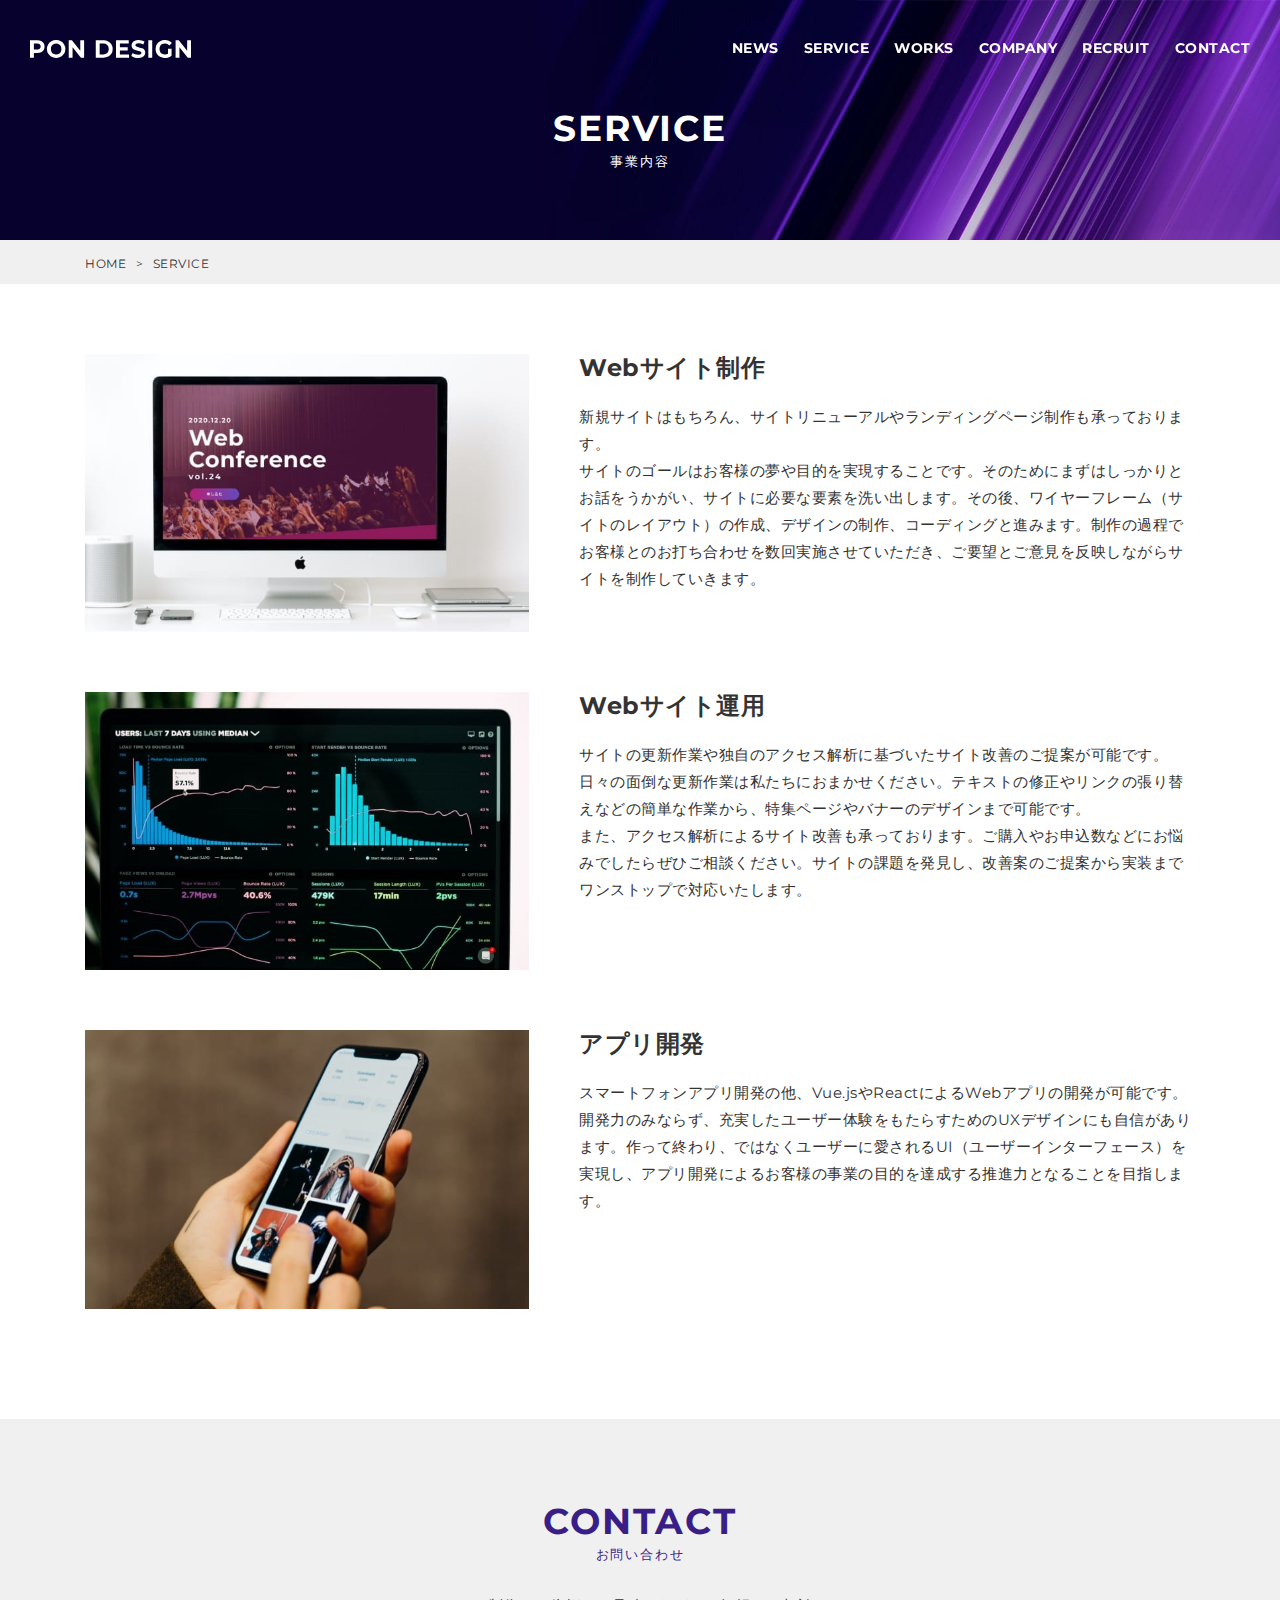
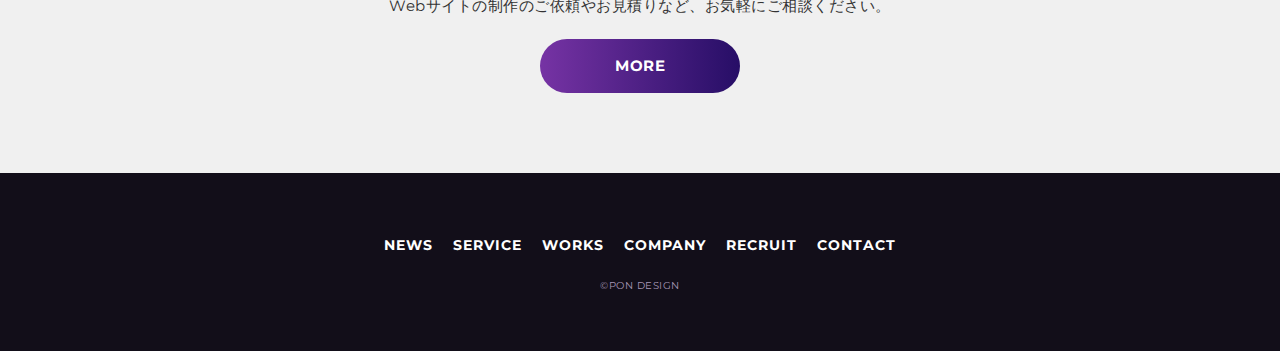
<file: service.html>
<!DOCTYPE html>
<html lang="ja">

<head>
  <meta charset="UTF-8">
  <meta http-equiv="X-UA-Compatible" content="IE=edge">
  <meta name="viewport" content="width=device-width, initial-scale=1.0">
  <meta property='og:description'
    content='PON DESIGNは、新規サイト制作や運用、アプリ開発に強いWeb制作会社です。サイト作りはお客様の夢を叶えること。だからこそ成果を出すサイトを全力でお作りします。'>
  <title>SERVICE - 事業内容｜PON DESIGN</title>
  <link href="https://fonts.googleapis.com/css2?family=Montserrat:wght@400;700&display=swap" rel="stylesheet">
  <link rel="stylesheet" href="https://use.fontawesome.com/releases/v5.6.3/css/all.css">
  <link rel="stylesheet" href="style.css"/>
  <link rel="stylesheet" href="https://unpkg.com/swiper@8/swiper-bundle.min.css"/>
  <link rel="shortcut icon" href="favicon.ico" />
</head>

<body>
  <header class="l-header">
    <div class="l-header__flex l-header__inner">
      <div class="l-header__logo">
        <h1 class="c-logo">
          <a href="." class="logo__link">
            <img class="logo__img" src="logo.svg" alt="PON DESIGN">
          </a>
        </h1>
      </div> <!-- /l-header__logo -->
      <div class="l-header__nav">
        <nav class="l-header-global-nav">
          <ul class="l-header-global-nav__list">
            <li class="l-header-global-nav__item">
              <a href="news.html" class="l-header-global-nav__link">NEWS</a>
            </li>
            <li class="l-header-global-nav__item">
              <a href="service.html" class="l-header-global-nav__link">SERVICE</a>
            </li>
            <li class="l-header-global-nav__item">
              <a href="works.html" class="l-header-global-nav__link">WORKS</a>
            </li>
            <li class="l-header-global-nav__item">
              <a href="company.html" class="l-header-global-nav__link">COMPANY</a>
            </li>
            <li class="l-header-global-nav__item">
              <a href="recruit.html" class="l-header-global-nav__link">RECRUIT</a>
            </li>
            <li class="l-header-global-nav__item">
              <a href="contact.html" class="l-header-global-nav__link">CONTACT</a>
            </li>
          </ul>
        </nav>
      </div> <!-- /l-header__nav -->
      <button type="button" class="l-header-hamburger c-hamburger">
        <span class="c-hamburger__item1"></span>
        <span class="c-hamburger__item2"></span>
        <span class="c-hamburger__item3"></span>
      </button>
    </div> <!-- /l-header__flex /l-header__inner -->
    <div class="l-header-spMenu">
      <ul class="l-header-spMemu__list">
        <li class="l-header-spMenu__item">
          <a href="news.html" class="l-header-spMenu__link">NEWS</a>
        </li>
        <li class="l-header-spMenu__item">
          <a href="service.html" class="l-header-spMenu__link">SERVICE</a>
        </li>
        <li class="l-header-spMenu__item">
          <a href="works.html" class="l-header-spMenu__link">WORKS</a>
        </li>
        <li class="l-header-spMenu__item">
          <a href="company.html" class="l-header-spMenu__link">COMPANY</a>
        </li>
        <li class="l-header-spMenu__item">
          <a href="recruit.html" class="l-header-spMenu__link">RECRUIT</a>
        </li>
        <li class="l-header-spMenu__item">
          <a href="contact.html" class="l-header-spMenu__link">CONTACT</a>
        </li>
      </ul>
    </div> <!-- /l-header-spMenu -->
  </header>
  <section class="p-sub-hero">
    <div class="p-sub-hero__inner">
      <div class="p-sub-hero__heading">
        <h2 class="c-section-ttl c-section-ttl--white">SERVICE<span class="c-section-ttl__sub c-section-ttl__sub--white">事業内容</span></h2>
      </div> <!-- /p-sub-hero__heading -->
    </div> <!-- p-sub-hero__inner -->
  </section> <!-- /p-sub-hero -->

  <div class="p-breadcrumb">
    <div class="p-breadcrumb__inner">
      <ol itemscope itemtype="https://schema.org/BreadcrumbList" class="p-breadcrumb__list">
        <!-- 1つめ -->
        <li itemprop="itemListElement" itemscope itemtype="https://schema.org/ListItem" class="p-breadcrumb__item">
          <a itemprop="item" href="." class="p-breadcrumb__link">
            <span itemprop="name">HOME</span>
          </a>
          <meta itemprop="position" content="1" />
        </li>
        <!-- 2つめ -->
        <li itemprop="itemListElement" itemscope itemtype="https://schema.org/ListItem" class="p-breadcrumb__item">
          <span itemprop="item">
            <span itemprop="name">SERVICE</span>
          </span>
          <meta itemprop="position" content="2" />
        </li>
      </ol>
    </div>
  </div>

  <main>
    <div class="p-service-list l-section">
      <div class="p-service-list__content">
        <section class="p-service-list__item c-media">
          <div class="c-media__imgWrapper">
            <img class="c-media__img" src="service01.jpg" alt="service01">
          </div> <!-- /c-media__imgWrapper -->
          <div class="c-media__txtWrapper">
            <h3 class="c-media__ttl">Webサイト制作</h3>
            <p class="c-media__txt">新規サイトはもちろん、サイトリニューアルやランディングページ制作も承っております。
              <br>サイトのゴールはお客様の夢や目的を実現することです。そのためにまずはしっかりとお話をうかがい、サイトに必要な要素を洗い出します。その後、ワイヤーフレーム（サイトのレイアウト）の作成、デザインの制作、コーディングと進みます。制作の過程でお客様とのお打ち合わせを数回実施させていただき、ご要望とご意見を反映しながらサイトを制作していきます。</p>
          </div> <!-- /c-media__txtWrapper -->
        </section> <!-- /p-service-list__item c-media -->
        <section class="p-service-list__item c-media">
          <div class="c-media__imgWrapper">
            <img class="c-media__img" src="service02.jpg" alt="service02">
          </div> <!-- /c-media__imgWrapper -->
          <div class="c-media__txtWrapper">
            <h3 class="c-media__ttl">Webサイト運用</h3>
            <p class="c-media__txt">サイトの更新作業や独自のアクセス解析に基づいたサイト改善のご提案が可能です。
              <br>日々の面倒な更新作業は私たちにおまかせください。テキストの修正やリンクの張り替えなどの簡単な作業から、特集ページやバナーのデザインまで可能です。
              <br>また、アクセス解析によるサイト改善も承っております。ご購入やお申込数などにお悩みでしたらぜひご相談ください。サイトの課題を発見し、改善案のご提案から実装までワンストップで対応いたします。</p>
          </div> <!-- /c-media__txtWrapper -->
        </section> <!-- /p-service-list__item c-media -->
        <section class="p-service-list__item c-media">
          <div class="c-media__imgWrapper">
            <img class="c-media__img" src="service03.jpg" alt="service03">
          </div> <!-- /c-media__imgWrapper -->
          <div class="c-media__txtWrapper">
            <h3 class="c-media__ttl">アプリ開発</h3>
            <p class="c-media__txt">スマートフォンアプリ開発の他、Vue.jsやReactによるWebアプリの開発が可能です。開発力のみならず、充実したユーザー体験をもたらすためのUXデザインにも自信があります。作って終わり、ではなくユーザーに愛されるUI（ユーザーインターフェース）を実現し、アプリ開発によるお客様の事業の目的を達成する推進力となることを目指します。</p>
          </div> <!-- /c-media__txtWrapper -->
        </section> <!-- /p-service-list__item c-media -->
      </div> <!-- /p-servic-list__content -->
    </div> <!-- /p-service-list l-section -->

    <section class="p-contact">
      <div class="p-contact__heading">
        <h2 class="c-section-ttl p-contact-section-ttl">CONTACT<span class="c-section-ttl__sub p-contact-section-ttl__sub">お問い合わせ</span></h2>
      </div> <!-- /p-contact__heading -->
      <p class="p-contact__contentTxt">Webサイトの制作のご依頼やお見積りなど、お気軽にご相談ください。</p>
      <div class="p-contact__link">
        <a href="contact.html" class="c-btn">MORE</a>
      </div> <!-- /p-contact__link -->
    </section> <!-- /p-contact -->
  </main>
  <footer class="l-footer">
    <div class="l-footer__nav">
      <nav class="l-footer-global-nav">
        <ul class="l-footer-global-nav__list">
          <li class="l-footer-global-nav__item u-sp-only">
            <a href="#" class="l-footer-global-nav__link">HOME</a>
          </li>
          <li class="l-footer-global-nav__item">
            <a href="news.html" class="l-footer-global-nav__link">NEWS</a>
          </li>
          <li class="l-footer-global-nav__item">
            <a href="service.html" class="l-footer-global-nav__link">SERVICE</a>
          </li>
          <li class="l-footer-global-nav__item">
            <a href="works.html" class="l-footer-global-nav__link">WORKS</a>
          </li>
          <li class="l-footer-global-nav__item">
            <a href="company.html" class="l-footer-global-nav__link">COMPANY</a>
          </li>
          <li class="l-footer-global-nav__item">
            <a href="recruit.html" class="l-footer-global-nav__link">RECRUIT</a>
          </li>
          <li class="l-footer-global-nav__item">
            <a href="contact.html" class="l-footer-global-nav__link">CONTACT</a>
          </li>
        </ul>
      </nav>
    </div> <!-- /l-footer__nav -->
    <div class="c-copyright">
      <p class="c-copyright__txt">&copy;PON DESIGN</p>
    </div>
  </footer>
  <div class="c-pageTop">
    <a href="." class="c-pageTop__link"><i class="fas fa-arrow-up" aria-hidden="true"></i></a>
  </div>

  <script src="https://ajax.googleapis.com/ajax/libs/jquery/3.5.1/jquery.min.js"></script>
  <script src="https://unpkg.com/swiper@8/swiper-bundle.min.js"></script>
  <script src="index.js"></script>
</body>

</html>
</file>
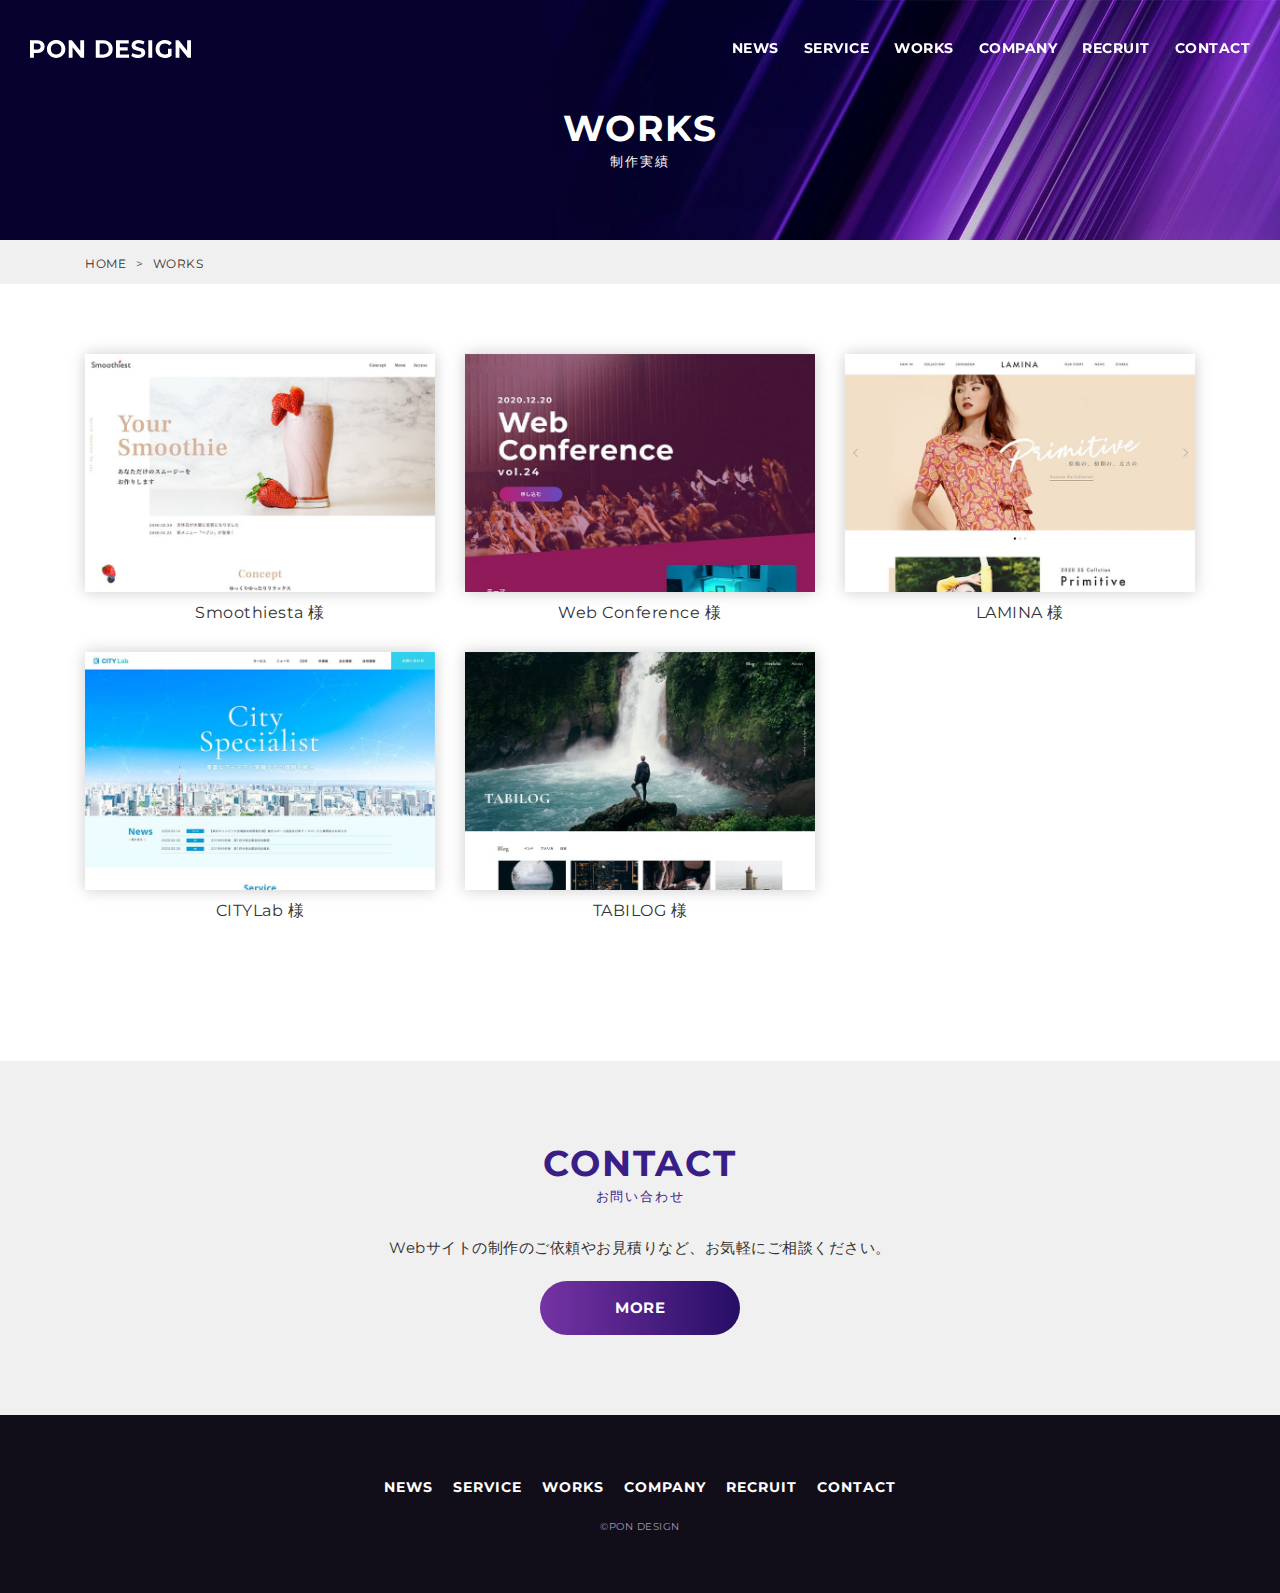
<file: works.html>
<!DOCTYPE html>
<html lang="ja">

<head>
  <meta charset="UTF-8">
  <meta http-equiv="X-UA-Compatible" content="IE=edge">
  <meta name="viewport" content="width=device-width, initial-scale=1.0">
  <meta property='og:description'
    content='PON DESIGNは、新規サイト制作や運用、アプリ開発に強いWeb制作会社です。サイト作りはお客様の夢を叶えること。だからこそ成果を出すサイトを全力でお作りします。'>
  <title>WORKS - 制作実績｜PON DESIGN</title>
  <link href="https://fonts.googleapis.com/css2?family=Montserrat:wght@400;700&display=swap" rel="stylesheet">
  <link rel="stylesheet" href="https://use.fontawesome.com/releases/v5.6.3/css/all.css">
  <link rel="stylesheet" href="style.css"/>
  <link rel="stylesheet" href="https://unpkg.com/swiper@8/swiper-bundle.min.css"/>
  <link rel="shortcut icon" href="favicon.ico" />
</head>

<body>
  <header class="l-header">
    <div class="l-header__flex l-header__inner">
      <div class="l-header__logo">
        <h1 class="c-logo">
          <a href="." class="logo__link">
            <img class="logo__img" src="logo.svg" alt="PON DESIGN">
          </a>
        </h1>
      </div> <!-- /l-header__logo -->
      <div class="l-header__nav">
        <nav class="l-header-global-nav">
          <ul class="l-header-global-nav__list">
            <li class="l-header-global-nav__item">
              <a href="news.html" class="l-header-global-nav__link">NEWS</a>
            </li>
            <li class="l-header-global-nav__item">
              <a href="service.html" class="l-header-global-nav__link">SERVICE</a>
            </li>
            <li class="l-header-global-nav__item">
              <a href="works.html" class="l-header-global-nav__link">WORKS</a>
            </li>
            <li class="l-header-global-nav__item">
              <a href="company.html" class="l-header-global-nav__link">COMPANY</a>
            </li>
            <li class="l-header-global-nav__item">
              <a href="recruit.html" class="l-header-global-nav__link">RECRUIT</a>
            </li>
            <li class="l-header-global-nav__item">
              <a href="contact.html" class="l-header-global-nav__link">CONTACT</a>
            </li>
          </ul>
        </nav>
      </div> <!-- /l-header__nav -->
      <button type="button" class="l-header-hamburger c-hamburger">
        <span class="c-hamburger__item1"></span>
        <span class="c-hamburger__item2"></span>
        <span class="c-hamburger__item3"></span>
      </button>
    </div> <!-- /l-header__flex /l-header__inner -->
    <div class="l-header-spMenu">
      <ul class="l-header-spMemu__list">
        <li class="l-header-spMenu__item">
          <a href="news.html" class="l-header-spMenu__link">NEWS</a>
        </li>
        <li class="l-header-spMenu__item">
          <a href="service.html" class="l-header-spMenu__link">SERVICE</a>
        </li>
        <li class="l-header-spMenu__item">
          <a href="works.html" class="l-header-spMenu__link">WORKS</a>
        </li>
        <li class="l-header-spMenu__item">
          <a href="company.html" class="l-header-spMenu__link">COMPANY</a>
        </li>
        <li class="l-header-spMenu__item">
          <a href="recruit.html" class="l-header-spMenu__link">RECRUIT</a>
        </li>
        <li class="l-header-spMenu__item">
          <a href="contact.html" class="l-header-spMenu__link">CONTACT</a>
        </li>
      </ul>
    </div> <!-- /l-header-spMenu -->
  </header>
  <section class="p-sub-hero">
    <div class="p-sub-hero__inner">
      <div class="p-sub-hero__heading">
        <h2 class="c-section-ttl c-section-ttl--white">WORKS<span class="c-section-ttl__sub c-section-ttl__sub--white">制作実績</span></h2>
      </div> <!-- /p-sub-hero__heading -->
    </div> <!-- p-sub-hero__inner -->
  </section> <!-- /p-sub-hero -->

  <div class="p-breadcrumb">
    <div class="p-breadcrumb__inner">
      <ol itemscope itemtype="https://schema.org/BreadcrumbList" class="p-breadcrumb__list">
        <!-- 1つめ -->
        <li itemprop="itemListElement" itemscope itemtype="https://schema.org/ListItem" class="p-breadcrumb__item">
          <a itemprop="item" href="." class="p-breadcrumb__link">
            <span itemprop="name">HOME</span>
          </a>
          <meta itemprop="position" content="1" />
        </li>
        <!-- 2つめ -->
        <li itemprop="itemListElement" itemscope itemtype="https://schema.org/ListItem" class="p-breadcrumb__item">
          <span itemprop="item">
            <span itemprop="name">WORKS</span>
          </span>
          <meta itemprop="position" content="2" />
        </li>
      </ol>
    </div>
  </div>

  <main>
    <div class="p-works-list l-section">
      <div class="p-works-list__content c-card__wrapper c-card__wrapper--col3">
        <div class="p-works-list__item c-card">
          <div class="c-card__imgWrapper">
            <img class="c-card__img" src="smoothiesta.jpg" alt="smoothiesta">
          </div> <!-- /c-card__imgWrapper -->
          <div class="c-card__caption">Smoothiesta 様</div>
        </div> <!-- /p-works-list__item c-card -->
        <div class="p-works-list__item c-card">
          <div class="c-card__imgWrapper">
            <img class="c-card__img" src="web-conference.jpg" alt="web-conference">
          </div> <!-- /c-card__imgWrapper -->
          <div class="c-card__caption">Web Conference 様</div>
        </div> <!-- /p-works-list__item c-card -->
        <div class="p-works-list__item c-card">
          <div class="c-card__imgWrapper">
            <img class="c-card__img" src="lamina.jpg" alt="lamina">
          </div> <!-- /c-card__imgWrapper -->
          <div class="c-card__caption">LAMINA 様</div>
        </div> <!-- /p-works-list__item c-card -->
        <div class="p-works-list__item c-card">
          <div class="c-card__imgWrapper">
            <img class="c-card__img" src="citylab.jpg" alt="citylab">
          </div> <!-- /c-card__imgWrapper -->
          <div class="c-card__caption">CITYLab 様</div>
        </div> <!-- /p-works-list__item c-card -->
        <div class="p-works-list__item c-card">
          <div class="c-card__imgWrapper">
            <img class="c-card__img" src="tabilog.jpg" alt="tabilog">
          </div> <!-- /c-card__imgWrapper -->
          <div class="c-card__caption">TABILOG 様</div>
        </div> <!-- /p-works-list__item c-card -->
      </div> <!-- /p-works-list__content c-card__wrapper c-card__wrapper- col3 -->
    </div> <!-- /p-works-list l-section -->

    <section class="p-contact">
      <div class="p-contact__heading">
        <h2 class="c-section-ttl p-contact-section-ttl">CONTACT<span class="c-section-ttl__sub p-contact-section-ttl__sub">お問い合わせ</span></h2>
      </div> <!-- /p-contact__heading -->
      <p class="p-contact__contentTxt">Webサイトの制作のご依頼やお見積りなど、お気軽にご相談ください。</p>
      <div class="p-contact__link">
        <a href="contact.html" class="c-btn">MORE</a>
      </div> <!-- /p-contact__link -->
    </section> <!-- /p-contact -->
  </main>
  <footer class="l-footer">
    <div class="l-footer__nav">
      <nav class="l-footer-global-nav">
        <ul class="l-footer-global-nav__list">
          <li class="l-footer-global-nav__item u-sp-only">
            <a href="#" class="l-footer-global-nav__link">HOME</a>
          </li>
          <li class="l-footer-global-nav__item">
            <a href="news.html" class="l-footer-global-nav__link">NEWS</a>
          </li>
          <li class="l-footer-global-nav__item">
            <a href="service.html" class="l-footer-global-nav__link">SERVICE</a>
          </li>
          <li class="l-footer-global-nav__item">
            <a href="works.html" class="l-footer-global-nav__link">WORKS</a>
          </li>
          <li class="l-footer-global-nav__item">
            <a href="company.html" class="l-footer-global-nav__link">COMPANY</a>
          </li>
          <li class="l-footer-global-nav__item">
            <a href="recruit.html" class="l-footer-global-nav__link">RECRUIT</a>
          </li>
          <li class="l-footer-global-nav__item">
            <a href="contact.html" class="l-footer-global-nav__link">CONTACT</a>
          </li>
        </ul>
      </nav>
    </div> <!-- /l-footer__nav -->
    <div class="c-copyright">
      <p class="c-copyright__txt">&copy;PON DESIGN</p>
    </div>
  </footer>
  <div class="c-pageTop">
    <a href="." class="c-pageTop__link"><i class="fas fa-arrow-up" aria-hidden="true"></i></a>
  </div>

  <script src="https://ajax.googleapis.com/ajax/libs/jquery/3.5.1/jquery.min.js"></script>
  <script src="https://unpkg.com/swiper@8/swiper-bundle.min.js"></script>
  <script src="index.js"></script>
</body>

</html>
</file>
<file: style.css>
@charset "UTF-8";
/*! destyle.css v3.0.0 | MIT License | https://github.com/nicolas-cusan/destyle.css */
/* Reset box-model and set borders */
/* ============================================ */
*,
::before,
::after {
  border-style: solid;
  border-width: 0;
}

/* Document */
/* ============================================ */
/**
 * 1. Correct the line height in all browsers.
 * 2. Prevent adjustments of font size after orientation changes in iOS.
 * 3. Remove gray overlay on links for iOS.
 */
html {
  line-height: 1.15;
  /* 1 */
  -webkit-text-size-adjust: 100%;
  /* 2 */
  -webkit-tap-highlight-color: transparent;
  /* 3*/
}

/* Sections */
/* ============================================ */
/**
 * Remove the margin in all browsers.
 */
body {
  margin: 0;
}

/**
 * Render the `main` element consistently in IE.
 */
main {
  display: block;
}

/* Vertical rhythm */
/* ============================================ */
p,
table,
blockquote,
address,
pre,
iframe,
form,
figure,
dl {
  margin: 0;
}

/* Headings */
/* ============================================ */
h1,
h2,
h3,
h4,
h5,
h6 {
  font-size: inherit;
  font-weight: inherit;
  margin: 0;
}

/* Lists (enumeration) */
/* ============================================ */
ul,
ol,
li {
  margin: 0;
  padding: 0;
  list-style: none;
}

/* Lists (definition) */
/* ============================================ */
dt {
  font-weight: bold;
}

dd {
  margin-left: 0;
}

/* Grouping content */
/* ============================================ */
/**
 * 1. Add the correct box sizing in Firefox.
 * 2. Show the overflow in Edge and IE.
 */
hr {
  -webkit-box-sizing: content-box;
          box-sizing: content-box;
  /* 1 */
  height: 0;
  /* 1 */
  overflow: visible;
  /* 2 */
  border-top-width: 1px;
  margin: 0;
  clear: both;
  color: inherit;
}

/**
 * 1. Correct the inheritance and scaling of font size in all browsers.
 * 2. Correct the odd `em` font sizing in all browsers.
 */
pre {
  font-family: monospace, monospace;
  /* 1 */
  font-size: inherit;
  /* 2 */
}

address {
  font-style: inherit;
}

/* Text-level semantics */
/* ============================================ */
/**
 * Remove the gray background on active links in IE 10.
 */
a {
  background-color: transparent;
  text-decoration: none;
  color: inherit;
}

/**
 * 1. Remove the bottom border in Chrome 57-
 * 2. Add the correct text decoration in Chrome, Edge, IE, Opera, and Safari.
 */
abbr[title] {
  -webkit-text-decoration: underline dotted;
          text-decoration: underline dotted;
  /* 2 */
}

/**
 * Add the correct font weight in Chrome, Edge, and Safari.
 */
b,
strong {
  font-weight: bolder;
}

/**
 * 1. Correct the inheritance and scaling of font size in all browsers.
 * 2. Correct the odd `em` font sizing in all browsers.
 */
code,
kbd,
samp {
  font-family: monospace, monospace;
  /* 1 */
  font-size: inherit;
  /* 2 */
}

/**
 * Add the correct font size in all browsers.
 */
small {
  font-size: 80%;
}

/**
 * Prevent `sub` and `sup` elements from affecting the line height in
 * all browsers.
 */
sub,
sup {
  font-size: 75%;
  line-height: 0;
  position: relative;
  vertical-align: baseline;
}

sub {
  bottom: -0.25em;
}

sup {
  top: -0.5em;
}

/* Replaced content */
/* ============================================ */
/**
 * Prevent vertical alignment issues.
 */
svg,
img,
embed,
object,
iframe {
  vertical-align: bottom;
}

/* Forms */
/* ============================================ */
/**
 * Reset form fields to make them styleable.
 * 1. Make form elements stylable across systems iOS especially.
 * 2. Inherit text-transform from parent.
 */
button,
input,
optgroup,
select,
textarea {
  -webkit-appearance: none;
  /* 1 */
  -moz-appearance: none;
       appearance: none;
  vertical-align: middle;
  color: inherit;
  font: inherit;
  background: transparent;
  padding: 0;
  margin: 0;
  border-radius: 0;
  text-align: inherit;
  text-transform: inherit;
  /* 2 */
}

/**
 * Reset radio and checkbox appearance to preserve their look in iOS.
 */
[type=checkbox] {
  -webkit-appearance: checkbox;
  -moz-appearance: checkbox;
       appearance: checkbox;
}

[type=radio] {
  -webkit-appearance: radio;
  -moz-appearance: radio;
       appearance: radio;
}

/**
 * Correct cursors for clickable elements.
 */
button,
[type=button],
[type=reset],
[type=submit] {
  cursor: pointer;
}

button:disabled,
[type=button]:disabled,
[type=reset]:disabled,
[type=submit]:disabled {
  cursor: default;
}

/**
 * Improve outlines for Firefox and unify style with input elements & buttons.
 */
:-moz-focusring {
  outline: auto;
}

select:disabled {
  opacity: inherit;
}

/**
 * Remove padding
 */
option {
  padding: 0;
}

/**
 * Reset to invisible
 */
fieldset {
  margin: 0;
  padding: 0;
  min-width: 0;
}

legend {
  padding: 0;
}

/**
 * Add the correct vertical alignment in Chrome, Firefox, and Opera.
 */
progress {
  vertical-align: baseline;
}

/**
 * Remove the default vertical scrollbar in IE 10+.
 */
textarea {
  overflow: auto;
}

/**
 * Correct the cursor style of increment and decrement buttons in Chrome.
 */
[type=number]::-webkit-inner-spin-button,
[type=number]::-webkit-outer-spin-button {
  height: auto;
}

/**
 * 1. Correct the outline style in Safari.
 */
[type=search] {
  outline-offset: -2px;
  /* 1 */
}

/**
 * Remove the inner padding in Chrome and Safari on macOS.
 */
[type=search]::-webkit-search-decoration {
  -webkit-appearance: none;
}

/**
 * 1. Correct the inability to style clickable types in iOS and Safari.
 * 2. Fix font inheritance.
 */
::-webkit-file-upload-button {
  -webkit-appearance: button;
  /* 1 */
  font: inherit;
  /* 2 */
}

/**
 * Clickable labels
 */
label[for] {
  cursor: pointer;
}

/* Interactive */
/* ============================================ */
/*
 * Add the correct display in Edge, IE 10+, and Firefox.
 */
details {
  display: block;
}

/*
 * Add the correct display in all browsers.
 */
summary {
  display: list-item;
}

/*
 * Remove outline for editable content.
 */
[contenteditable]:focus {
  outline: auto;
}

/* Tables */
/* ============================================ */
/**
1. Correct table border color inheritance in all Chrome and Safari.
*/
table {
  border-color: inherit;
  /* 1 */
}

caption {
  text-align: left;
}

td,
th {
  vertical-align: top;
  padding: 0;
}

th {
  text-align: left;
  font-weight: bold;
}

span {
  padding: 0;
  margin: 0;
}

/*--------------------------------------*
 * breakpoint media query
 *--------------------------------------*/
/*  
@include g.mq(xl) {
}
@include g.mq(lg) {
}
@include g.mq(md) {
}
*/
*,
*:before,
*:after {
  -webkit-box-sizing: border-box;
  -o-box-sizing: border-box;
  -ms-box-sizing: border-box;
  box-sizing: border-box;
}

html {
  font-size: 62.5%;
  scroll-behavior: smooth;
}

body {
  width: 100%;
  font-family: "Montserrat", Arial, "Hiragino Kaku Gothic ProN", "Hiragino Sans", "Meiryo", "sans-serif";
  font-size: 100%;
  overflow-x: hidden;
  letter-spacing: 0.05em;
  color: #333;
}

img,
video,
object {
  max-width: 100%;
  height: auto;
  border: none;
  display: block;
}

@-webkit-keyframes scrollLine {
  0% {
    -webkit-transform: scale(1, 0);
            transform: scale(1, 0);
    -webkit-transform-origin: 0 0;
            transform-origin: 0 0;
  }
  50% {
    -webkit-transform: scale(1, 1);
            transform: scale(1, 1);
    -webkit-transform-origin: 0 0;
            transform-origin: 0 0;
  }
  50.1% {
    -webkit-transform: scale(1, 1);
            transform: scale(1, 1);
    -webkit-transform-origin: 0 100%;
            transform-origin: 0 100%;
  }
  100% {
    -webkit-transform: scale(1, 0);
            transform: scale(1, 0);
    -webkit-transform-origin: 0 100%;
            transform-origin: 0 100%;
  }
}

@keyframes scrollLine {
  0% {
    -webkit-transform: scale(1, 0);
            transform: scale(1, 0);
    -webkit-transform-origin: 0 0;
            transform-origin: 0 0;
  }
  50% {
    -webkit-transform: scale(1, 1);
            transform: scale(1, 1);
    -webkit-transform-origin: 0 0;
            transform-origin: 0 0;
  }
  50.1% {
    -webkit-transform: scale(1, 1);
            transform: scale(1, 1);
    -webkit-transform-origin: 0 100%;
            transform-origin: 0 100%;
  }
  100% {
    -webkit-transform: scale(1, 0);
            transform: scale(1, 0);
    -webkit-transform-origin: 0 100%;
            transform-origin: 0 100%;
  }
}
.l-header__inner {
  position: fixed;
  -webkit-box-align: center;
      -ms-flex-align: center;
          align-items: center;
  width: 100%;
  height: 86px;
  -webkit-transition: all 0.3s;
  transition: all 0.3s;
  z-index: 10;
  padding: 0 30px;
}

.l-header__inner.is-active {
  height: 64px;
  background-color: #21054d;
}

.l-header__flex {
  display: -webkit-box;
  display: -ms-flexbox;
  display: flex;
  -webkit-box-pack: justify;
      -ms-flex-pack: justify;
          justify-content: space-between;
}

.l-header__logo {
  margin-top: 6px;
  margin-bottom: -6px;
}

.l-header__logo.active {
  display: none;
}

.l-header-global-nav__list {
  display: -webkit-box;
  display: -ms-flexbox;
  display: flex;
  -webkit-box-pack: left;
      -ms-flex-pack: left;
          justify-content: left;
  margin-top: 6px;
  margin-bottom: -6px;
}

.l-header-global-nav__item {
  margin-left: 25px;
  color: #fff;
}

.l-header-global-nav__link {
  font-size: 1.4rem;
  font-weight: bold;
}

.l-header-global-nav__link::after {
  display: block;
  content: "";
  width: 0;
  height: 1px;
  background-color: #fff;
  -webkit-transition: all 0.5s;
  transition: all 0.5s;
}

.l-header-global-nav__link:hover::after {
  width: 100%;
}

.l-header-hamburger {
  display: none;
}

.l-header-spMenu {
  display: none;
}

.l-header-spMenu.active {
  display: -webkit-box;
  display: -ms-flexbox;
  display: flex;
  position: fixed;
  top: 0px;
  left: 0;
  z-index: 5;
  -webkit-box-align: center;
      -ms-flex-align: center;
          align-items: center;
  -webkit-box-pack: center;
      -ms-flex-pack: center;
          justify-content: center;
  width: 100%;
  height: 100%;
  background-image: linear-gradient(135deg, #7633a4, #250d65);
}

.l-header-spMenu__item {
  color: #fff;
  font-size: 1.5rem;
  font-weight: bold;
  margin: 20px 0;
  text-align: center;
}

.l-footer {
  padding: 60px 30px;
  background-color: #120e19;
}

.l-footer-global-nav__list {
  display: -webkit-box;
  display: -ms-flexbox;
  display: flex;
  -ms-flex-wrap: wrap;
      flex-wrap: wrap;
  -webkit-box-pack: center;
      -ms-flex-pack: center;
          justify-content: center;
}

.l-footer-global-nav__item {
  letter-spacing: 0.1em;
  margin: 5px;
}

.l-footer-global-nav__link {
  font-size: 1.4rem;
  font-weight: bold;
  color: #fff;
  line-height: 1;
  padding: 5px;
}

.c-btn {
  display: block;
  font-size: 1.5rem;
  font-weight: bold;
  height: 54px;
  width: 200px;
  color: #fff;
  background-image: -webkit-gradient(linear, left top, right top, from(#7633a4), color-stop(51%, #250d65), to(#7633a4));
  background-image: linear-gradient(to right, #7633a4 0%, #250d65 51%, #7633a4 100%);
  background-size: 200% auto;
  padding: 18px 0;
  border-radius: 50px;
  margin: 0 auto;
  text-align: center;
  -webkit-transition: 0.3s;
  transition: 0.3s;
}

.c-btn:hover {
  opacity: 0.8;
}

.c-btn--transparent {
  width: 220px;
  background: none;
  border: 1px solid #fff;
}

.c-card {
  margin-bottom: 30px;
}

.c-card__wrapper--col3 {
  display: -webkit-box;
  display: -ms-flexbox;
  display: flex;
  -ms-flex-wrap: wrap;
      flex-wrap: wrap;
}

.c-card__wrapper--col3 .c-card {
  width: calc(33.33333% - 20px);
  margin-right: 30px;
}

.c-card__wrapper--col3 .c-card:nth-child(3n) {
  margin-right: 0;
}

.c-card__wrapper--col3 .c-card:last-child {
  margin-bottom: 0;
}

.c-card__img {
  width: 100%;
  height: auto;
}

.c-card__ttl {
  font-size: 1.8rem;
  font-weight: bold;
  line-height: 1.2;
  text-align: center;
  margin: 22px 0 17px;
}

.c-card__txt {
  font-size: 1.5rem;
  line-height: 1.8;
}

.c-card__caption {
  font-size: 1.6em;
  margin-top: 12px;
  text-align: center;
}

.c-copyright {
  margin-top: 22px;
}

.c-copyright__txt {
  color: #A798B7;
  text-align: center;
}

.c-form {
  padding: 84px 90px 90px;
}

.c-form__item {
  margin-bottom: 27px;
}

.c-form__title {
  display: block;
  font-size: 1.6rem;
  line-height: 2;
  margin-bottom: 8px;
}

.c-form__require {
  font-size: 1.2rem;
  margin-left: 21px;
}

.c-form__note {
  font-size: 1.2rem;
  margin-left: 17px;
}

.c-form__radio {
  display: inline-block;
  font-size: 1.4rem;
  margin-right: 55px;
}

.c-form__input {
  width: 300px;
  height: 40px;
  font-size: 1.6rem;
  background-color: #fff;
  padding-left: 16px;
  border: 1px solid #aaa;
  border-radius: 6px;
}

.c-form__input--tel {
  width: 200px;
}

.c-form__textarea {
  width: 601px;
  height: 255px;
  font-size: 1.6rem;
  background-color: #fff;
  padding-top: 8px;
  padding-left: 16px;
  border: 1px solid #aaa;
  border-radius: 6px;
}

.c-form__select {
  width: 300px;
  height: 40px;
  font-size: 1.6rem;
  background-color: #fff;
  padding-left: 16px;
  border: 1px solid #aaa;
  border-radius: 6px;
}

.c-form__btn {
  margin-top: 50px;
}

.c-hamburger {
  width: 44px;
  height: 44px;
  position: relative;
  cursor: pointer;
  padding: 0 5px;
  -webkit-transition: all 0.5s;
  transition: all 0.5s;
  z-index: 100;
}

.c-hamburger__item1,
.c-hamburger__item2,
.c-hamburger__item3 {
  width: 31px;
  height: 2px;
  background-color: #fff;
  border-radius: 1px;
  -webkit-transition: all 0.3s ease-in-out;
  transition: all 0.3s ease-in-out;
}

.c-hamburger__item1 {
  content: "";
  position: absolute;
  top: 14px;
}

.c-hamburger__item2 {
  position: absolute;
  top: 21px;
}

.c-hamburger__item3 {
  content: "";
  position: absolute;
  top: 28px;
}

.l-header-hamburger.active .c-hamburger__item1 {
  top: 21px;
  -webkit-transform: rotate(-45deg);
          transform: rotate(-45deg);
}

.l-header-hamburger.active .c-hamburger__item2 {
  display: none;
}

.l-header-hamburger.active .c-hamburger__item3 {
  top: 21px;
  -webkit-transform: rotate(45deg);
          transform: rotate(45deg);
}

.c-label__category {
  display: block;
  width: 82px;
  font-size: 1.2rem;
  font-weight: bold;
  text-align: center;
  line-height: 22px;
  background-color: #e8e8e8;
  padding: 3px 0;
  border-radius: 11px;
}

.c-media {
  display: -webkit-box;
  display: -ms-flexbox;
  display: flex;
  width: 100%;
}

.c-media__imgWrapper {
  width: 40%;
}

.c-media__img {
  width: 100%;
  height: auto;
}

.c-media__txtWrapper {
  width: 60%;
  padding-left: 50px;
}

.c-media__ttl {
  font-size: 2.4rem;
  font-weight: bold;
  line-height: 1.2;
  margin-bottom: 20px;
}

.c-media__txt {
  font-size: 1.5rem;
  line-height: 1.8;
}

.c-pageTop {
  display: none;
  position: fixed;
  right: 45px;
  bottom: 45px;
  z-index: 1;
}

.c-pageTop__link {
  display: block;
  width: 50px;
  height: 50px;
  font-size: 1.5rem;
  text-align: center;
  color: #391e88;
  background-color: #fff;
  -webkit-box-shadow: 0 0 6px rgba(0, 0, 0, 0.2);
          box-shadow: 0 0 6px rgba(0, 0, 0, 0.2);
  padding: 15px;
  border-radius: 50%;
}
.c-pageTop__link:hover {
  opacity: 0.8;
}

.c-section-ttl {
  font-size: 3.6rem;
  font-weight: bold;
  color: #391e88;
  text-align: center;
  line-height: 1.25;
  letter-spacing: 0.05em;
}

.c-section-ttl--white {
  color: #fff;
}

.c-section-ttl__sub {
  display: block;
  font-size: 1.3rem;
  font-weight: normal;
  color: #391e88;
  text-align: center;
  margin-top: 2px;
}

.c-section-ttl__sub--white {
  color: #fff;
}

.c-section-ttl__secondary {
  font-size: 3.2rem;
  font-weight: bold;
  color: #391e88;
  text-align: center;
}

.swiper.swiper-container {
  padding-bottom: 30px;
}

.swiper-button-next::after,
.swiper-button-prev::after {
  position: absolute;
  top: 50%;
  font-family: "Font Awesome 5 Free";
  font-size: 3.2rem;
  font-weight: 900;
  display: block;
  -webkit-transform: translateY(-50%);
  transform: translateY(-50%);
  color: #391e88;
}

.swiper-button-next::after {
  content: "\f105";
}

.swiper-button-prev::after {
  content: "\f104";
}

.swiper-horizontal > .swiper-pagination-bullets,
.swiper-pagination-custom,
.swiper-pagination-fraction {
  line-height: 0.8;
  text-align: right;
  padding-right: 5px;
}

.swiper-pagination-bullet-active {
  background-color: #391e88;
}

.c-table {
  width: 100%;
  font-size: 1.5rem;
  border-collapse: collapse;
}

.c-table tr {
  border-bottom: 1px solid #ddd;
}

.c-table th, td {
  font-weight: normal;
  padding: 30px 10px;
}

.c-table th {
  padding-left: 30px;
}

.c-table td {
  width: 85%;
  padding-left: 40px;
}

.p-breadcrumb {
  position: sticky;
  top: 64px;
  z-index: 1;
  padding: 15px 0;
  background-color: #f0f0f0;
}

.p-breadcrumb__inner {
  max-width: 1140px;
  margin: 0 auto;
  padding: 0 15px;
}

.p-breadcrumb__list {
  overflow: hidden;
  white-space: nowrap;
  text-overflow: ellipsis;
  margin-top: 2px;
  margin-bottom: -2px;
}

.p-breadcrumb__item {
  display: inline;
  font-size: 1.2rem;
}
.p-breadcrumb__item::after {
  padding: 0 0.5em;
  content: ">";
  color: #555;
}
.p-breadcrumb__item:last-child:after {
  content: "";
}

.p-breadcrumb:before,
.p-breadcrumb:after {
  content: "";
  display: table;
}

.p-company-info {
  display: block;
  padding: 140px 0 109px;
}

.p-company-info__inner {
  max-width: 1110px;
  margin: 0 auto;
}

.p-company-info__table {
  margin: 30px 0 60px;
}

.p-company-info__map {
  margin-bottom: 7px;
}

.p-company-info__map iframe {
  width: 100%;
  height: 394px;
  vertical-align: bottom;
}

.p-company-info__mapLink {
  font-size: 1.6rem;
}

.p-company__inner {
  max-width: 1300px;
  padding: 100px 0 0;
  margin: 40px auto 0;
}

.p-company__inner-page {
  margin: -30px auto 0;
}

.p-company__contentBackground {
  max-width: 1300px;
  background-image: url(bg-face.png), url(bg-circle.png);
  background-position: center center;
  background-size: contain;
  background-repeat: no-repeat;
  padding: 30px;
  padding: 40px 0 0;
}

.p-company__heading {
  margin-bottom: 30px;
}

.p-company__ttl {
  text-align: center;
}

.p-company__ttlCopy {
  font-size: 4rem;
  line-height: 1.25;
}

.p-company__ttlCopy {
  background: -webkit-gradient(linear, left top, left bottom, color-stop(70%, transparent), color-stop(0%, #f5f534));
  background: linear-gradient(transparent 70%, #f5f534 0%);
}

.p-company__txt {
  font-size: 1.5rem;
  line-height: 1.8;
  text-align: center;
  margin-top: 41px;
  margin-bottom: 30px;
}

.p-company__link {
  margin: 30px 0 79px;
}

.p-company__ceo {
  max-width: 1110px;
  margin: 76px auto 0;
}

.p-contact-page {
  padding-top: 65px;
  padding-bottom: 70px;
}

.p-contact-page__comment {
  font-size: 1.6rem;
  line-height: 2;
  text-align: center;
  margin-bottom: 30px;
}

.p-contact-page__form {
  background-color: #f0f0f0;
  max-width: 1110px;
  margin: 0 auto;
}

.p-contact {
  background-color: #f0f0f0;
  padding: 80px 0 80px;
}

.p-contact__heading {
  margin-bottom: 30px;
}

.p-contact__contentTxt {
  font-size: 1.5rem;
  line-height: 1.8;
  text-align: center;
  margin-bottom: 20px;
}

.p-hero {
  position: relative;
  display: -webkit-box;
  display: -ms-flexbox;
  display: flex;
  -webkit-box-align: center;
      -ms-flex-align: center;
          align-items: center;
  -webkit-box-pack: center;
      -ms-flex-pack: center;
          justify-content: center;
  height: 100vh;
  color: #fff;
  background-image: url(hero.jpg);
  background-repeat: no-repeat;
  background-position: center center;
  background-size: cover;
}

.p-hero__title {
  font-size: 7.2rem;
  font-weight: bold;
  text-align: center;
  line-height: 1.25;
  letter-spacing: 0.05em;
}

.p-hero__subTitle {
  font-size: 2.4rem;
  text-align: center;
  margin-top: 15px;
  letter-spacing: 0.1em;
}

.p-hero__link {
  margin-top: 47px;
}

.p-hero__scroll {
  position: absolute;
  right: 20px;
  bottom: 0;
  font-size: 1.2rem;
  font-weight: bold;
  padding: 10px 10px 85.5px;
  -webkit-writing-mode: vertical-lr;
      -ms-writing-mode: tb-lr;
          writing-mode: vertical-lr;
}

.p-hero__scroll::after {
  position: absolute;
  bottom: 0;
  left: 50%;
  width: 1px;
  height: 80px;
  content: "";
  background: #fff;
  -webkit-animation: scrollLine 1.5s infinite;
          animation: scrollLine 1.5s infinite;
}

.p-sub-hero {
  height: 240px;
  background-image: url(hero.jpg);
  background-repeat: no-repeat;
  background-size: cover;
  padding-top: 106px;
}

.p-news {
  margin: 0 auto;
  padding: 70px;
}

.p-news__flex {
  display: -webkit-box;
  display: -ms-flexbox;
  display: flex;
  max-width: 920px;
  margin: 0 auto;
}

.p-news__heading {
  padding-right: 50px;
}

.p-news-section-ttl .p-news-section-ttl__sub {
  text-align: left;
}

.p-news-content__item {
  display: -webkit-box;
  display: -ms-flexbox;
  display: flex;
  -webkit-box-align: center;
      -ms-flex-align: center;
          align-items: center;
}
.p-news-content__item:not(:last-child) {
  margin-bottom: 15px;
}

.p-news-item__heading {
  display: -webkit-box;
  display: -ms-flexbox;
  display: flex;
  margin-bottom: auto;
}

.p-news-item__date {
  width: 90px;
  font-size: 1.5rem;
  letter-spacing: 0.1em;
  margin: auto;
}
.p-news-item__date::before, .p-news-item__date::after {
  content: "";
  display: block;
  width: 0;
  height: 0;
}
.p-news-item__date::before {
  margin-top: calc((1 - 1.15) * 0.5em);
}
.p-news-item__date::after {
  margin-bottom: calc((1 - 1.15) * 0.5em);
}

.p-news-item__label {
  margin: 0 20px;
}

.p-news-content__txt {
  font-size: 1.5rem;
  line-height: 1.8;
}
.p-news-content__txt::before, .p-news-content__txt::after {
  content: "";
  display: block;
  width: 0;
  height: 0;
}
.p-news-content__txt::before {
  margin-top: calc((1 - 1.8) * 0.5em);
}
.p-news-content__txt::after {
  margin-bottom: calc((1 - 1.8) * 0.5em);
}

.p-news__pagination {
  text-align: center;
  margin-top: 40px;
  margin-bottom: 35px;
}

.p-pagination {
  display: -webkit-box;
  display: -ms-flexbox;
  display: flex;
  -webkit-box-pack: center;
      -ms-flex-pack: center;
          justify-content: center;
}

.p-pagination__page {
  display: -webkit-box;
  display: -ms-flexbox;
  display: flex;
  width: 45px;
  height: 45px;
  font-size: 2rem;
  font-weight: bold;
  -webkit-box-align: center;
      -ms-flex-align: center;
          align-items: center;
  -webkit-box-pack: center;
      -ms-flex-pack: center;
          justify-content: center;
  border-radius: 50%;
  margin: 0 5px;
}

.p-pagination__current {
  color: #4F31A5;
  background-color: #f0f0f0;
}

.p-pagination__link {
  color: #fff;
  background-image: linear-gradient(135deg, #7633a4, #250d65);
}

.p-pagination__link:hover {
  opacity: 0.9;
}

.p-post__articleWrapper {
  margin: 70px auto 108px;
}

.p-post__articleInner {
  max-width: 750px;
  margin: 0 auto;
}

.p-post__head {
  margin-bottom: 27px;
}

.p-post-content {
  margin-bottom: 60px;
}

.p-post__ttl {
  font-size: 3.2rem;
  line-height: 1.4375;
}

.p-post__info {
  display: -webkit-box;
  display: -ms-flexbox;
  display: flex;
  margin-top: 10px;
}

.p-post__date {
  font-size: 1.3rem;
  padding-top: 3px;
  margin-right: 10px;
}

.p-post-content__img {
  width: 100%;
  margin-bottom: 30px;
}

.p-post-content__ttl {
  position: relative;
  font-size: 2.4rem;
  padding-top: 35px;
  padding-bottom: 5px;
  padding-left: 25px;
  margin-top: 30px;
  margin-bottom: 23px;
}

.p-post-content__ttl::before {
  position: absolute;
  top: 27px;
  left: 0;
  content: "";
  width: 6px;
  height: 45px;
  background-color: #391e88;
  border-radius: 3px;
}

.p-post-content__subTtl {
  font-size: 1.8rem;
  padding-top: 6px;
  padding-bottom: 22px;
}

.p-post-content__txt {
  font-size: 1.5rem;
  line-height: 1.6667;
  margin-bottom: 50px;
}
.p-post-content__txt::before, .p-post-content__txt::after {
  content: "";
  display: block;
  width: 0;
  height: 0;
}
.p-post-content__txt::before {
  margin-top: calc((1 - 1.6667) * 0.5em);
}
.p-post-content__txt::after {
  margin-bottom: calc((1 - 1.6667) * 0.5em);
}

.p-post-content__txt:last-child {
  margin-bottom: 0;
}

.p-post__sns {
  max-width: 730px;
  margin-bottom: 42px;
}

.p-post-pager {
  max-width: 730px;
  margin: 0 auto;
}

.p-post-pager__list {
  display: -webkit-box;
  display: -ms-flexbox;
  display: flex;
  -webkit-box-pack: justify;
      -ms-flex-pack: justify;
          justify-content: space-between;
  border-top: 1px solid #b8aed5;
  border-bottom: 1px solid #b8aed5;
  margin-bottom: 20px;
}

.p-post-pager__item {
  width: 50%;
  margin: 13px 0 11px 0;
}

.p-post-pager__item:not(:last-child) {
  border-right: 1px solid #b8aed5;
}

.p-post-pager__item--prev .p-post-pager__link {
  padding-top: 16px;
  padding-bottom: 30px;
  padding-left: 40px;
}
.p-post-pager__item--prev .p-post-pager__link::before {
  left: 10px;
  content: "\f0d9";
}

.p-post-pager__item--next .p-post-pager__link {
  padding-top: 26px;
  padding-bottom: 20px;
  padding-left: 31px;
}
.p-post-pager__item--next .p-post-pager__link::before {
  right: 10px;
  content: "\f0da";
}

.p-post-pager__link {
  position: relative;
  display: -webkit-box;
  display: -ms-flexbox;
  display: flex;
  font-size: 1.4rem;
  line-height: 1.5714;
}
.p-post-pager__link::before, .p-post-pager__link::after {
  content: "";
  display: block;
  width: 0;
  height: 0;
}
.p-post-pager__link::before {
  margin-top: calc((1 - 1.5714) * 0.5em);
}
.p-post-pager__link::after {
  margin-bottom: calc((1 - 1.5714) * 0.5em);
}

.p-post-pager__link::before {
  position: absolute;
  top: 50%;
  font-family: "Font Awesome 5 Free";
  font-size: 1.4rem;
  font-weight: 900;
  display: block;
  -webkit-transform: translateY(-50%);
  transform: translateY(-50%);
  color: #391e88;
}

.p-post-pager__home {
  font-size: 1.4rem;
  text-align: center;
  letter-spacing: 0.08em;
}

.p-recruitPage {
  background-image: url(リピートグリッド\ 8.png);
  background-size: contain;
  padding-top: 116px;
  padding-bottom: 110px;
}

.p-recruitPage-message {
  text-align: center;
}

.p-recruitPage-message__heading {
  color: #391e88;
  margin-bottom: 34px;
}

.p-recruitPage-message__ttl {
  font-size: 7.2rem;
  font-weight: bold;
  margin-bottom: 20px;
}

.p-recruitPage-message__subTtl {
  font-size: 3.2rem;
}

.p-recruitPage-message__content {
  font-size: 1.6rem;
  line-height: 1.75;
  padding-bottom: 38px;
}

.p-recruitPage-message__img {
  -webkit-clip-path: polygon(0 15%, 100% 0, 100% 85%, 0% 100%);
          clip-path: polygon(0 15%, 100% 0, 100% 85%, 0% 100%);
}

.p-recruitPage-job {
  max-width: 1110px;
  padding-top: 63px;
  margin: 0 auto;
}

.p-recruitPage__ttl {
  font-size: 3.2rem;
  color: #391e88;
  text-align: center;
  padding-bottom: 36px;
}

.p-recruitPage-job__content {
  background-color: #fff;
  padding-top: 57px;
  padding-bottom: 58px;
  border: 1px solid #B8AED5;
  border-radius: 10px;
}

.p-recruitPage-job__name {
  font-size: 2.4rem;
  font-weight: bold;
  text-align: center;
  margin-bottom: 15px;
}

.p-recruitPage-job__table {
  max-width: 920px;
  margin: 0 auto;
}

.p-recruitPage-job__table--p {
  line-height: 1.8;
  margin-bottom: 5px;
}

.p-recruitPage-job__table--li {
  line-height: 1.8;
  list-style: inside;
}

.p-recruitPage-job__link {
  margin-top: 50px;
  text-align: center;
}

.p-recruitPage-job__linkTxt {
  display: block;
  margin-top: 3px;
  font-size: 1.2rem;
}

.p-recruitPage-movie {
  max-width: 1110px;
  margin: 0 auto;
  padding-top: 135px;
}

.p-recruitPage-movie__videoWrapper {
  position: relative;
  padding-bottom: 56.25%;
  height: 0;
  overflow: hidden;
}

.p-recruitPage-movie__video iframe {
  position: absolute;
  top: 0;
  left: 0;
  width: 100%;
  height: 100%;
}

.p-recruit {
  padding: 35px 0 110px;
}

.p-recruit__inner {
  display: -webkit-box;
  display: -ms-flexbox;
  display: flex;
  max-width: 1110px;
  margin: 0 auto;
}

.p-recruit__content {
  width: 40.09%;
  background-color: #f0f0f0;
  padding: 70px 0;
}

.p-recruit__contentTxt {
  font-size: 1.5rem;
  line-height: 1.8;
  text-align: center;
  margin-top: 30px;
  margin-bottom: 29px;
}

.p-recruit__imgWrapper {
  width: 59.91%;
}

.p-recruit__img {
  height: 100%;
}

.p-service-list {
  padding: 70px 0 110px;
}

.p-service-list__content {
  max-width: 1110px;
  margin: 0 auto;
}

.p-service-list__item:not(:last-child) {
  margin-bottom: 60px;
}

.p-service {
  max-width: 1110px;
  margin: 0 auto;
  padding: 70px 0;
}

.p-service__heading {
  margin-bottom: 29px;
}

.p-service__item:not(:last-child) {
  margin-right: 30px;
}

.p-service__link {
  margin-top: 24px;
}

.p-sns-share iframe {
  vertical-align: middle;
}

.p-sns-share__item {
  display: inline-block;
  vertical-align: bottom;
  margin-top: 5px;
  margin-right: 2px;
}
.p-sns-share__item:last-child {
  margin-right: 0;
}

.fa-hatena::before {
  font-family: Verdana;
  font-weight: bold;
  content: "B!";
  letter-spacing: -0.05em;
}

.p-works-list {
  margin: 70px 0 110px;
}

.p-works-list__content {
  max-width: 1110px;
  margin: 0 auto;
}

.p-works-list .c-card__img {
  -webkit-box-shadow: 0px 0px 15px #ccc;
          box-shadow: 0px 0px 15px #ccc;
}

.p-works {
  max-width: 1261px;
  position: relative;
  padding: 70px 0 0;
  margin: 0 auto;
}

.p-works__inner {
  display: -webkit-box;
  display: -ms-flexbox;
  display: flex;
  position: relative;
  -webkit-box-align: center;
      -ms-flex-align: center;
          align-items: center;
}

.p-works__inner::after {
  display: block;
  width: 66%;
  height: 98%;
  position: absolute;
  top: 0;
  right: 0;
  content: "";
  background-color: #f0f0f0;
  z-index: -1;
}

.p-works__content {
  -webkit-box-flex: 1;
      -ms-flex: 1;
          flex: 1;
  width: 40%;
  margin-right: 40px;
  margin-bottom: 15px;
}

.p-works__contentTxt {
  font-size: 1.5rem;
  line-height: 1.8;
  text-align: center;
  margin: 28px 0 25px 0;
}

.p-works__imgWrapper {
  width: 60%;
  margin: 60px 0 60px 0;
}

.u-sp-only {
  display: none;
}

@media screen and (max-width: 768px) {
  .l-header__inner {
    height: 64px;
    padding: 0 20px;
  }
  .l-header-global-nav__list {
    display: none;
  }
  .l-header-hamburger {
    display: block;
  }
  .l-footer-global-nav__list {
    -webkit-box-pack: start;
        -ms-flex-pack: start;
            justify-content: flex-start;
  }
  .l-footer-global-nav__item {
    margin-bottom: 10px;
  }
  .l-footer-global-nav__link {
    font-size: 1.2rem;
  }
  .l-section {
    margin: 0 20px;
  }
  .c-btn--transparent {
    margin: 0 auto auto 10px;
  }
  .c-card__wrapper--col3 {
    display: block;
  }
  .c-card__wrapper--col3 .c-card {
    width: 100%;
    margin-right: 0;
    margin-bottom: 40px;
  }
  .c-card__ttl {
    margin: 12px 0 10px;
  }
  .c-card__txt {
    font-size: 1.4rem;
  }
  .c-form {
    padding: 26px 30px 30px;
  }
  .c-form__title {
    font-size: 1.5em;
    margin-bottom: 13px;
  }
  .c-form__radio {
    display: block;
    margin-bottom: 10px;
  }
  .c-form__input {
    width: 100%;
    font-size: 1.5rem;
    border-radius: 0;
  }
  .c-form__textarea {
    width: 100%;
    font-size: 1.5rem;
    border-radius: 0;
  }
  .c-form__select {
    font-size: 1.5rem;
    border-radius: 0;
  }
  .c-label__category {
    font-size: 1.1rem;
  }
  .c-media {
    display: block;
  }
  .c-media__imgWrapper {
    width: 100%;
  }
  .c-media__txtWrapper {
    width: 100%;
    padding-left: 0;
    margin-top: 18px;
  }
  .c-media__ttl {
    font-size: 1.8rem;
    text-align: center;
    margin-bottom: 15px;
  }
  .c-media__txt {
    font-size: 1.4rem;
  }
  .c-pageTop {
    right: 20px;
    bottom: 20px;
  }
  .c-pageTop__link:hover {
    opacity: 1;
  }
  .c-section-ttl {
    font-size: 3rem;
  }
  .c-section-ttl__secondary {
    font-size: 2.4rem;
  }
  .c-table {
    font-size: 1.6rem;
  }
  .c-table th, td {
    display: block;
    padding: 0;
  }
  .c-table th {
    width: 100%;
    margin-top: 20px;
    margin-bottom: 5px;
  }
  .c-table td {
    margin-bottom: 20px;
  }
  .p-breadcrumb {
    padding: 5px 0;
  }
  .p-breadcrumb__item {
    font-size: 1.1rem;
  }
  .p-company-info {
    padding: 142px 0 49px;
  }
  .p-company-info__map {
    margin-bottom: 8px;
  }
  .p-company-info__map iframe {
    height: 240px;
  }
  .p-company-info__mapLink {
    font-size: 1.4rem;
  }
  .p-company__inner {
    padding: 60px 0;
  }
  .p-company__contentBackground {
    background-image: url(sp_bg-circle.png);
    background-position: center center;
    background-size: 375px;
  }
  .p-company__heading {
    margin: 0;
  }
  .p-company__ttlCopy {
    font-size: 3.2rem;
  }
  .p-company__txt {
    font-size: 1.4rem;
  }
  .p-company__link {
    margin: 25px 0 78px;
  }
  .p-contact-page {
    padding-top: 37px;
    padding-bottom: 40px;
  }
  .p-contact-page__comment {
    font-size: 1.4rem;
    line-height: 1.6429;
    margin-bottom: 28px;
  }
  .p-contact__heading {
    margin: 60px 0 26px;
  }
  .p-contact__contentTxt {
    font-size: 1.4rem;
    margin-bottom: 28px;
  }
  .p-contact__link {
    margin-bottom: 60px;
  }
  .p-hero__title {
    font-size: 4rem;
    text-align: start;
  }
  .p-hero__subTitle {
    font-size: 1.6rem;
    text-align: start;
  }
  .p-hero__scroll {
    right: 15px;
  }
  .p-news {
    margin: 40px 0 75px;
  }
  .p-news__flex {
    display: block;
  }
  .p-news__heading {
    padding: 0;
    margin-bottom: 31px;
  }
  .p-news-section-ttl .p-news-section-ttl__sub {
    text-align: center;
  }
  .p-news-content__item {
    -webkit-box-orient: vertical;
    -webkit-box-direction: normal;
        -ms-flex-direction: column;
            flex-direction: column;
    -webkit-box-align: baseline;
        -ms-flex-align: baseline;
            align-items: baseline;
  }
  .p-news-content__item:not(:last-child) {
    margin-bottom: 35px;
  }
  .p-news-item__heading {
    margin-bottom: 10px;
  }
  .p-news-item__label {
    margin: 0 15px;
  }
  .p-news-content__txt {
    font-size: 1.4rem;
  }
  .p-news__pagination {
    margin-bottom: 10px;
  }
  .p-post__articleWrapper {
    margin: 40px auto 78px;
  }
  .p-post__head {
    margin-bottom: 14px;
  }
  .p-post-content {
    margin-bottom: 40px;
  }
  .p-post__ttl {
    font-size: 2.2rem;
    line-height: 1.5455;
  }
  .p-post__ttl::before, .p-post__ttl::after {
    content: "";
    display: block;
    width: 0;
    height: 0;
  }
  .p-post__ttl::before {
    margin-top: calc((1 - 1.5455) * 0.5em);
  }
  .p-post__ttl::after {
    margin-bottom: calc((1 - 1.5455) * 0.5em);
  }
  .p-post__info {
    margin-top: 48px;
  }
  .p-post__date {
    margin-right: 20px;
  }
  .p-post-content__ttl {
    font-size: 1.8rem;
    padding-left: 20px;
    margin-top: 10px;
    margin-bottom: 20px;
  }
  .p-post-content__ttl::before {
    top: 35px;
    height: 18px;
  }
  .p-post-content__subTtl {
    font-size: 1.6rem;
    margin-bottom: 18px;
  }
  .p-post-content__txt {
    font-size: 1.4rem;
    line-height: 1.7143;
  }
  .p-post-content__txt::before, .p-post-content__txt::after {
    content: "";
    display: block;
    width: 0;
    height: 0;
  }
  .p-post-content__txt::before {
    margin-top: calc((1 - 1.7143) * 0.5em);
  }
  .p-post-content__txt::after {
    margin-bottom: calc((1 - 1.7143) * 0.5em);
  }
  .p-post-pager__link {
    font-size: 1.2rem;
    line-height: 1.5;
  }
  .p-post-pager__link::before, .p-post-pager__link::after {
    content: "";
    display: block;
    width: 0;
    height: 0;
  }
  .p-post-pager__link::before {
    margin-top: calc((1 - 1.5) * 0.5em);
  }
  .p-post-pager__link::after {
    margin-bottom: calc((1 - 1.5) * 0.5em);
  }
  .p-recruitPage-message__heading {
    margin-bottom: 19px;
  }
  .p-recruitPage-message__ttl {
    font-size: 4.8rem;
    margin-bottom: 12px;
  }
  .p-recruitPage-message__subTtl {
    font-size: 1.8rem;
  }
  .p-recruitPage-message__content {
    font-size: 1.5rem;
    line-height: 1.8;
  }
  .p-recruitPage-job {
    padding-top: 35px;
  }
  .p-recruitPage__ttl {
    font-size: 2.4rem;
    padding-bottom: 27px;
  }
  .p-recruitPage-job__content {
    padding-top: 28px;
    padding-bottom: 28px;
  }
  .p-recruitPage-job__name {
    font-size: 1.6rem;
    margin-bottom: 32px;
  }
  .p-recruitPage-job__table {
    margin: 0 20px;
  }
  .p-recruitPage-job__link {
    margin-top: 40px;
  }
  .p-recruitPage-movie {
    padding-top: 75px;
  }
  .p-recruit {
    padding: 40px 0;
  }
  .p-recruit__inner {
    -webkit-box-orient: vertical;
    -webkit-box-direction: reverse;
        -ms-flex-direction: column-reverse;
            flex-direction: column-reverse;
  }
  .p-recruit__content {
    width: 100%;
    padding-top: 60px;
    padding-bottom: 56px;
  }
  .p-recruit__contentTxt {
    font-size: 1.4rem;
  }
  .p-recruit__imgWrapper {
    width: 100%;
  }
  .p-service-list {
    padding: 40px 0 80px;
  }
  .p-service-list__item:not(:last-child) {
    margin-bottom: 69px;
  }
  .p-service__heading {
    margin-bottom: 30px;
  }
  .p-service__item:not(:last-child) {
    margin-right: 0;
    margin-bottom: 40px;
  }
  .p-works-list {
    margin: 40px 20px 80px;
  }
  .p-works {
    padding: 40px 0 0 0;
  }
  .p-works__inner {
    display: block;
    padding: 0 20px 60px;
  }
  .p-works__inner::after {
    width: 100%;
    height: 68%;
    top: auto;
    left: 0;
    bottom: 0;
  }
  .p-works__content {
    width: 100%;
    padding-top: 40px;
  }
  .p-works__contentTxt {
    font-size: 1.4rem;
  }
  .p-works__imgWrapper {
    width: 100%;
    margin: 0;
  }
  .u-sp-only {
    display: block;
  }
}

@media screen and (max-width: 1140px) {
  .l-section {
    margin: 0 40px;
  }
}
/*# sourceMappingURL=style.css.map */
</file>
